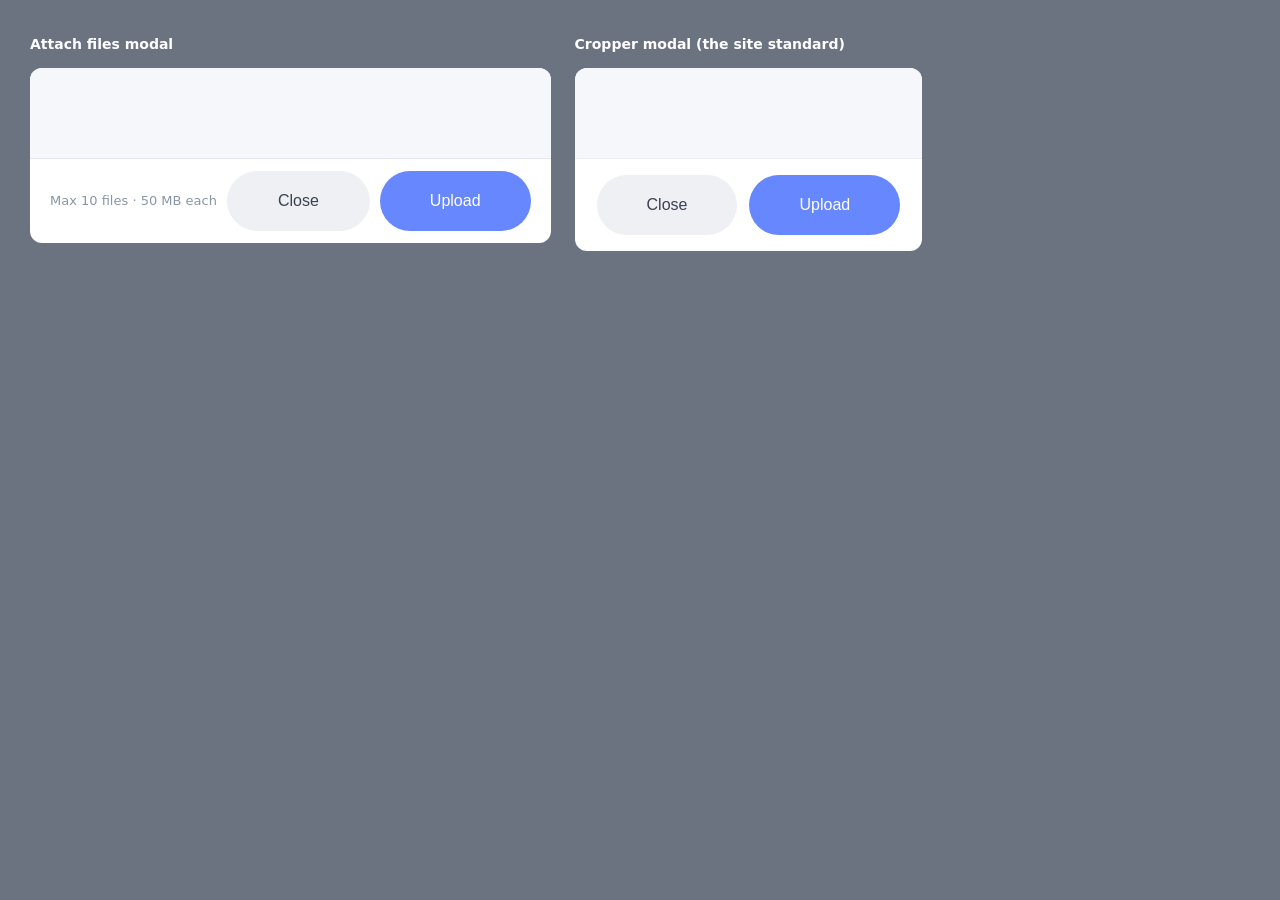
<file: button-consistency.html>
<!doctype html>
<!--
  The two modal footers side by side, against the REAL theme CSS (parent-style +
  dashboard), so the comparison is what the client actually sees — not my demo's
  stand-in styles. Both must now read as the same button.
-->
<html>
<head>
  <meta charset="utf-8">
  <link rel="stylesheet" href="theme/parent-style.css">
  <link rel="stylesheet" href="theme/dashboard.css">
  <link rel="stylesheet" href="assets/chat-uploader.css">
  <link rel="stylesheet" href="assets/pcu-avatar.css">
  <style>
    body { font-family: system-ui, sans-serif; background: #6b7280; margin: 0; padding: 30px; }
    .pair { display: flex; gap: 24px; align-items: flex-start; }
    .card { background: #fff; border-radius: 12px; overflow: hidden; flex: 1; }
    .cap { color: #fff; font-weight: 700; margin: 0 0 10px; font-size: 14px; }
    .body-stub { height: 90px; background: #f5f7fb; }
  </style>
  <style>/* the live site paints prolancer-btn with its brand colour, inline */
  .prolancer-btn{background:#6787FE;}
  .pcu-btn-close.prolancer-btn,.pcu-crop-close.prolancer-btn{background:#eef0f3;}</style>
</head>
<body>
  <div class="pair">
    <div>
      <p class="cap">Attach files modal</p>
      <div class="card">
        <div class="body-stub"></div>
        <!-- the real footer markup from pcu_attach_button() -->
        <div class="pcu-modal-footer">
          <span class="pcu-footer-hint">Max 10 files &middot; 50 MB each</span>
          <button type="button" class="pcu-btn-close prolancer-btn">Close</button>
          <button type="button" class="pcu-btn-upload prolancer-btn">
            <span class="pcu-btn-label">Upload</span>
          </button>
        </div>
      </div>
    </div>

    <div>
      <p class="cap">Cropper modal (the site standard)</p>
      <div class="card">
        <div class="body-stub"></div>
        <!-- the real footer markup from pcu_avatar_modal() -->
        <div class="pcu-crop-foot">
          <button type="button" class="pcu-crop-close prolancer-btn">Close</button>
          <button type="button" class="pcu-crop-save prolancer-btn">Upload</button>
        </div>
      </div>
    </div>
  </div>
</body>
</html>
</file>
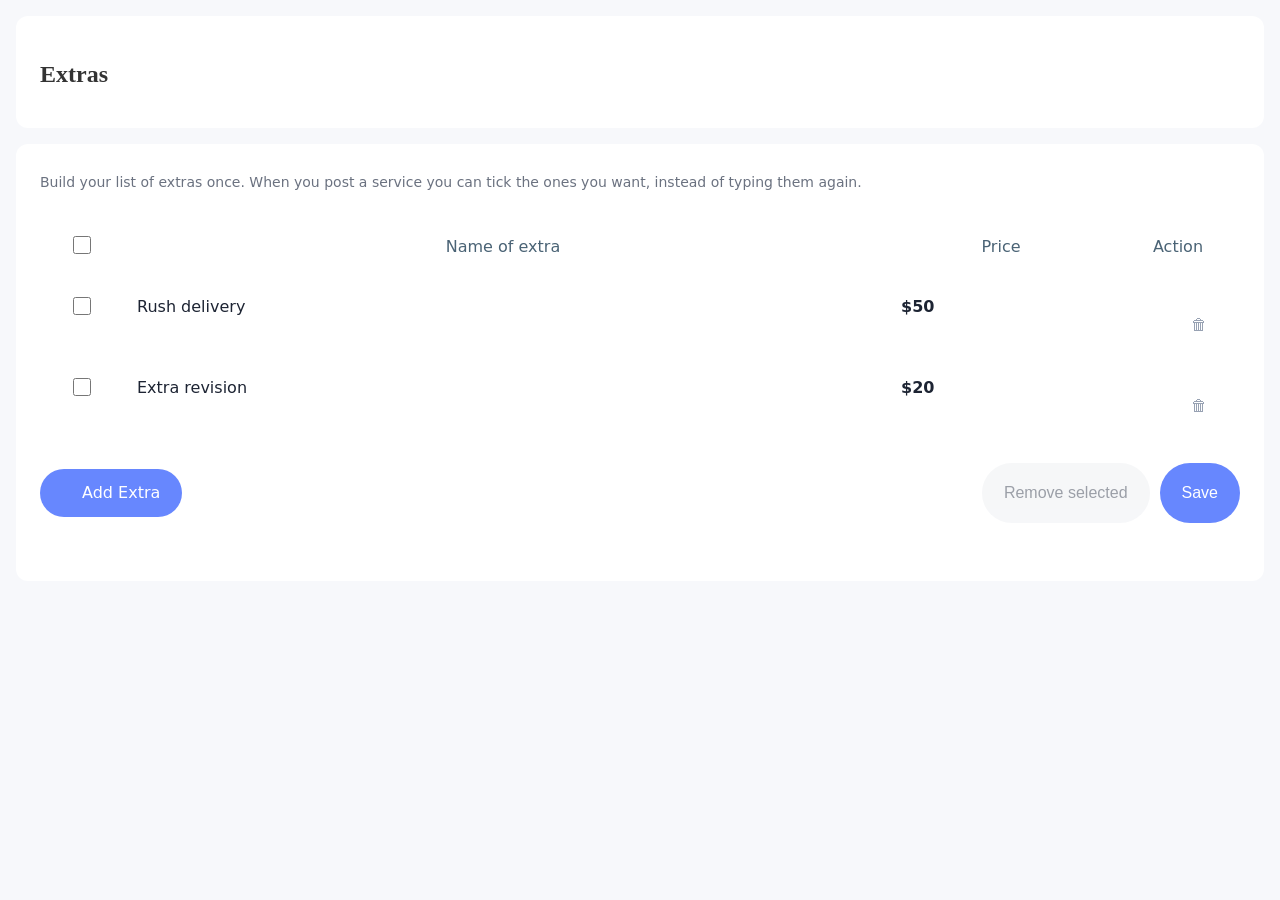
<file: library-extras.html>
<!doctype html><html><head><meta charset="utf-8">
<link rel="stylesheet" href="theme/parent-style.css">
<link rel="stylesheet" href="theme/dashboard.css">
<link rel="stylesheet" href="assets/pcu-library.css">
<style>body{font-family:system-ui;margin:0;background:#f7f8fb}
.white-padding{background:#fff;padding:24px;margin:16px;border-radius:12px}
.form-control{width:100%;padding:9px 12px;border:1px solid #dfe3ec;border-radius:8px;box-sizing:border-box}
.input-group{display:flex}.input-group-text{padding:9px 12px;background:#f1f3f7;border:1px solid #dfe3ec;border-right:0;border-radius:8px 0 0 8px}
.input-group .form-control{border-radius:0 8px 8px 0}
.prolancer-btn{display:inline-block;padding:10px 22px;background:#6787FE;color:#fff;border:0;border-radius:40px;cursor:pointer;text-decoration:none}
.fas,.fa{font-style:normal}.fa-trash::before{content:'\1F5D1'}
</style></head><body>
	<div class="white-padding mb-4">
		<h2 class="mb-0">
			Extras		</h2>
	</div>

	<div class="white-padding">
		<p class="pcu-lib-intro">
			Build your list of extras once. When you post a service you can tick the ones you want, instead of typing them again.		</p>

		<div class="pcu-lib" data-library="extras">
						<div class="table-responsive">
			<table class="prolancer-table">
				<thead>
					<tr>
						<th scope="col" class="pcu-lib-check">
														<input type="checkbox" class="pcu-lib-all"
								aria-label="Select all">
						</th>
						<th scope="col">Name of extra</th>
													<th scope="col" class="pcu-lib-price">Price</th>
												<th scope="col" class="pcu-lib-actions">Action</th>
					</tr>
				</thead>
				<tbody class="pcu-lib-rows">
																								<tr data-id="r1">
								<td class="pcu-lib-check">
									<input type="checkbox" class="pcu-lib-row-check"
										aria-label="Rush delivery">
								</td>
								<td>
									<div class="pcu-lib-view">
										<span class="pcu-lib-view-title">Rush delivery</span>
																			</div>

									<div class="pcu-lib-edit">
										<input type="text" class="form-control pcu-lib-title"
											value="Rush delivery"
											placeholder="Name of extra">
																			</div>
								</td>
																	<td class="pcu-lib-price">
										<div class="pcu-lib-view">
											<span class="pcu-lib-view-price">$50</span>
										</div>

										<div class="pcu-lib-edit">
											<div class="input-group">
												<span class="input-group-text">$</span>
												<input type="text" inputmode="decimal" data-num="1"
													class="form-control mb-0 pcu-lib-price-input"
													value="50"
													placeholder="Price">
											</div>
										</div>
									</td>
																<td class="pcu-lib-actions">
									<i class="fas fa-pen pcu-lib-edit-btn" role="button" tabindex="0"
										aria-label="Edit"></i>
									<i class="fas fa-trash pcu-lib-delete" role="button" tabindex="0"
										aria-label="Remove"></i>
								</td>
							</tr>
													<tr data-id="r2">
								<td class="pcu-lib-check">
									<input type="checkbox" class="pcu-lib-row-check"
										aria-label="Extra revision">
								</td>
								<td>
									<div class="pcu-lib-view">
										<span class="pcu-lib-view-title">Extra revision</span>
																			</div>

									<div class="pcu-lib-edit">
										<input type="text" class="form-control pcu-lib-title"
											value="Extra revision"
											placeholder="Name of extra">
																			</div>
								</td>
																	<td class="pcu-lib-price">
										<div class="pcu-lib-view">
											<span class="pcu-lib-view-price">$20</span>
										</div>

										<div class="pcu-lib-edit">
											<div class="input-group">
												<span class="input-group-text">$</span>
												<input type="text" inputmode="decimal" data-num="1"
													class="form-control mb-0 pcu-lib-price-input"
													value="20"
													placeholder="Price">
											</div>
										</div>
									</td>
																<td class="pcu-lib-actions">
									<i class="fas fa-pen pcu-lib-edit-btn" role="button" tabindex="0"
										aria-label="Edit"></i>
									<i class="fas fa-trash pcu-lib-delete" role="button" tabindex="0"
										aria-label="Remove"></i>
								</td>
							</tr>
															</tbody>
			</table>
			</div>

			<div class="pcu-lib-foot">
				<a href="#" class="pcu-lib-add prolancer-btn">
					<i class="fal fa-plus"></i>
					Add Extra				</a>

				<div class="pcu-lib-right">
					<button type="button" class="pcu-lib-remove prolancer-btn" disabled>
						Remove selected					</button>
					<button type="button" class="pcu-lib-save prolancer-btn">
						Save					</button>
				</div>
			</div>

			<p class="pcu-lib-status" role="status"></p>
		</div>
	</div>
	<script>window.PCU_LIB = {ajaxUrl:'/lib-stub', nonce:'x', currency:'$',
  extras: [{"id":"r1","title":"Rush delivery","price":"50"},{"id":"r2","title":"Extra revision","price":"20"}], faqs: [{"id":"f1","title":"Do you offer refunds?","description":"Yes, within 14 days."}]};
window.fetch = function(u,o){ window.__saved = o.body.toString();
  var rows = JSON.parse(new URLSearchParams(o.body).get('rows'));
  return Promise.resolve({json:function(){return Promise.resolve({success:true,data:{message:'Saved.',rows:rows}});}}); };
</script>
<script src="assets/pcu-service-form.js"></script>
<script src="assets/pcu-library.js"></script>
</body></html>
</file>
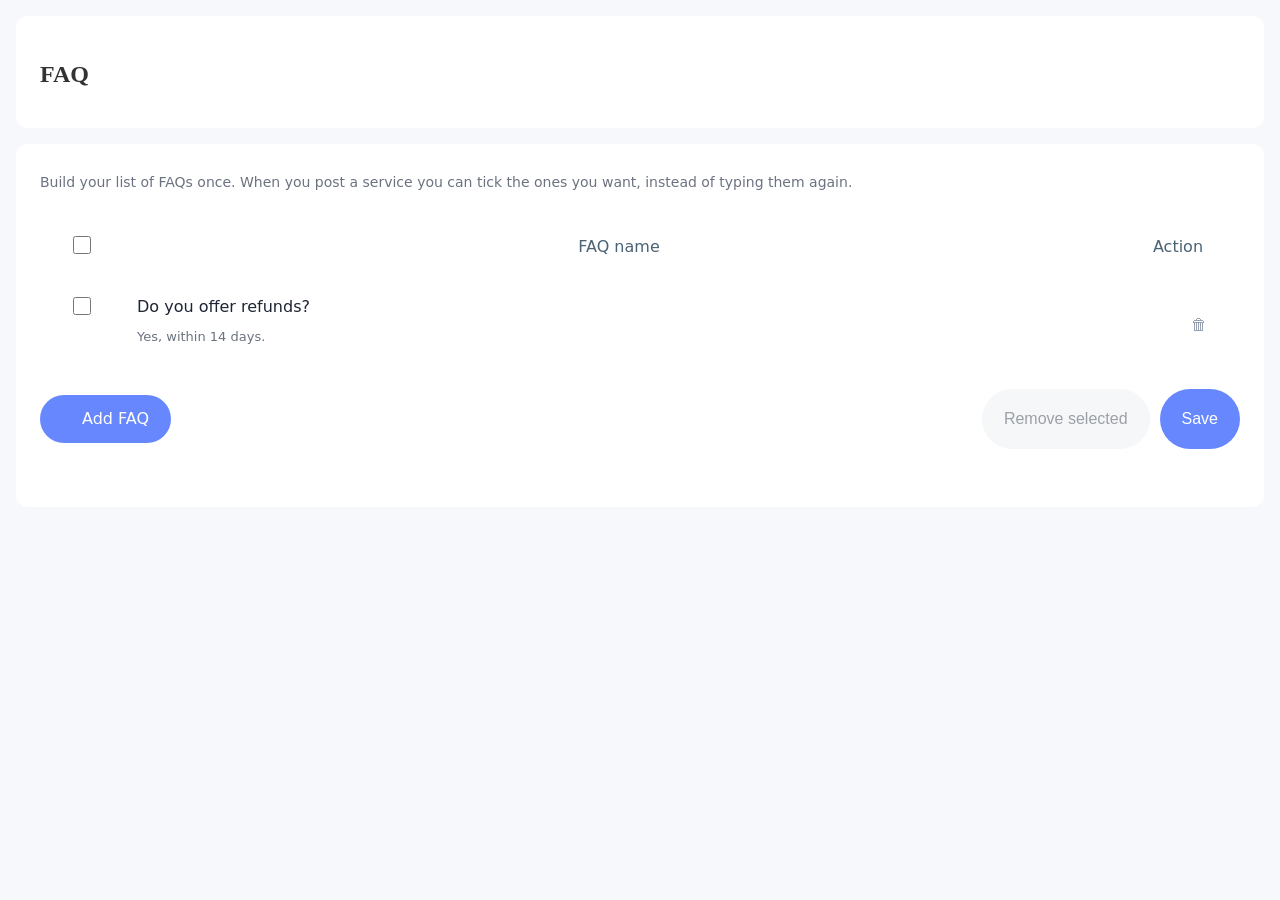
<file: library-faqs.html>
<!doctype html><html><head><meta charset="utf-8">
<link rel="stylesheet" href="theme/parent-style.css">
<link rel="stylesheet" href="theme/dashboard.css">
<link rel="stylesheet" href="assets/pcu-library.css">
<style>body{font-family:system-ui;margin:0;background:#f7f8fb}
.white-padding{background:#fff;padding:24px;margin:16px;border-radius:12px}
.form-control{width:100%;padding:9px 12px;border:1px solid #dfe3ec;border-radius:8px;box-sizing:border-box}
.input-group{display:flex}.input-group-text{padding:9px 12px;background:#f1f3f7;border:1px solid #dfe3ec;border-right:0;border-radius:8px 0 0 8px}
.input-group .form-control{border-radius:0 8px 8px 0}
.prolancer-btn{display:inline-block;padding:10px 22px;background:#6787FE;color:#fff;border:0;border-radius:40px;cursor:pointer;text-decoration:none}
.fas,.fa{font-style:normal}.fa-trash::before{content:'\1F5D1'}
</style></head><body>
	<div class="white-padding mb-4">
		<h2 class="mb-0">
			FAQ		</h2>
	</div>

	<div class="white-padding">
		<p class="pcu-lib-intro">
			Build your list of FAQs once. When you post a service you can tick the ones you want, instead of typing them again.		</p>

		<div class="pcu-lib" data-library="faqs">
						<div class="table-responsive">
			<table class="prolancer-table">
				<thead>
					<tr>
						<th scope="col" class="pcu-lib-check">
														<input type="checkbox" class="pcu-lib-all"
								aria-label="Select all">
						</th>
						<th scope="col">FAQ name</th>
												<th scope="col" class="pcu-lib-actions">Action</th>
					</tr>
				</thead>
				<tbody class="pcu-lib-rows">
																								<tr data-id="f1">
								<td class="pcu-lib-check">
									<input type="checkbox" class="pcu-lib-row-check"
										aria-label="Do you offer refunds?">
								</td>
								<td>
									<div class="pcu-lib-view">
										<span class="pcu-lib-view-title">Do you offer refunds?</span>
																					<span class="pcu-lib-view-desc">Yes, within 14 days.</span>
																			</div>

									<div class="pcu-lib-edit">
										<input type="text" class="form-control pcu-lib-title"
											value="Do you offer refunds?"
											placeholder="FAQ name">
																					<textarea class="form-control pcu-lib-desc"
												placeholder="Answer">Yes, within 14 days.</textarea>
																			</div>
								</td>
																<td class="pcu-lib-actions">
									<i class="fas fa-pen pcu-lib-edit-btn" role="button" tabindex="0"
										aria-label="Edit"></i>
									<i class="fas fa-trash pcu-lib-delete" role="button" tabindex="0"
										aria-label="Remove"></i>
								</td>
							</tr>
															</tbody>
			</table>
			</div>

			<div class="pcu-lib-foot">
				<a href="#" class="pcu-lib-add prolancer-btn">
					<i class="fal fa-plus"></i>
					Add FAQ				</a>

				<div class="pcu-lib-right">
					<button type="button" class="pcu-lib-remove prolancer-btn" disabled>
						Remove selected					</button>
					<button type="button" class="pcu-lib-save prolancer-btn">
						Save					</button>
				</div>
			</div>

			<p class="pcu-lib-status" role="status"></p>
		</div>
	</div>
	<script>window.PCU_LIB = {ajaxUrl:'/lib-stub', nonce:'x', currency:'$',
  extras: [{"id":"r1","title":"Rush delivery","price":"50"},{"id":"r2","title":"Extra revision","price":"20"}], faqs: [{"id":"f1","title":"Do you offer refunds?","description":"Yes, within 14 days."}]};
window.fetch = function(u,o){ window.__saved = o.body.toString();
  var rows = JSON.parse(new URLSearchParams(o.body).get('rows'));
  return Promise.resolve({json:function(){return Promise.resolve({success:true,data:{message:'Saved.',rows:rows}});}}); };
</script>
<script src="assets/pcu-service-form.js"></script>
<script src="assets/pcu-library.js"></script>
</body></html>
</file>
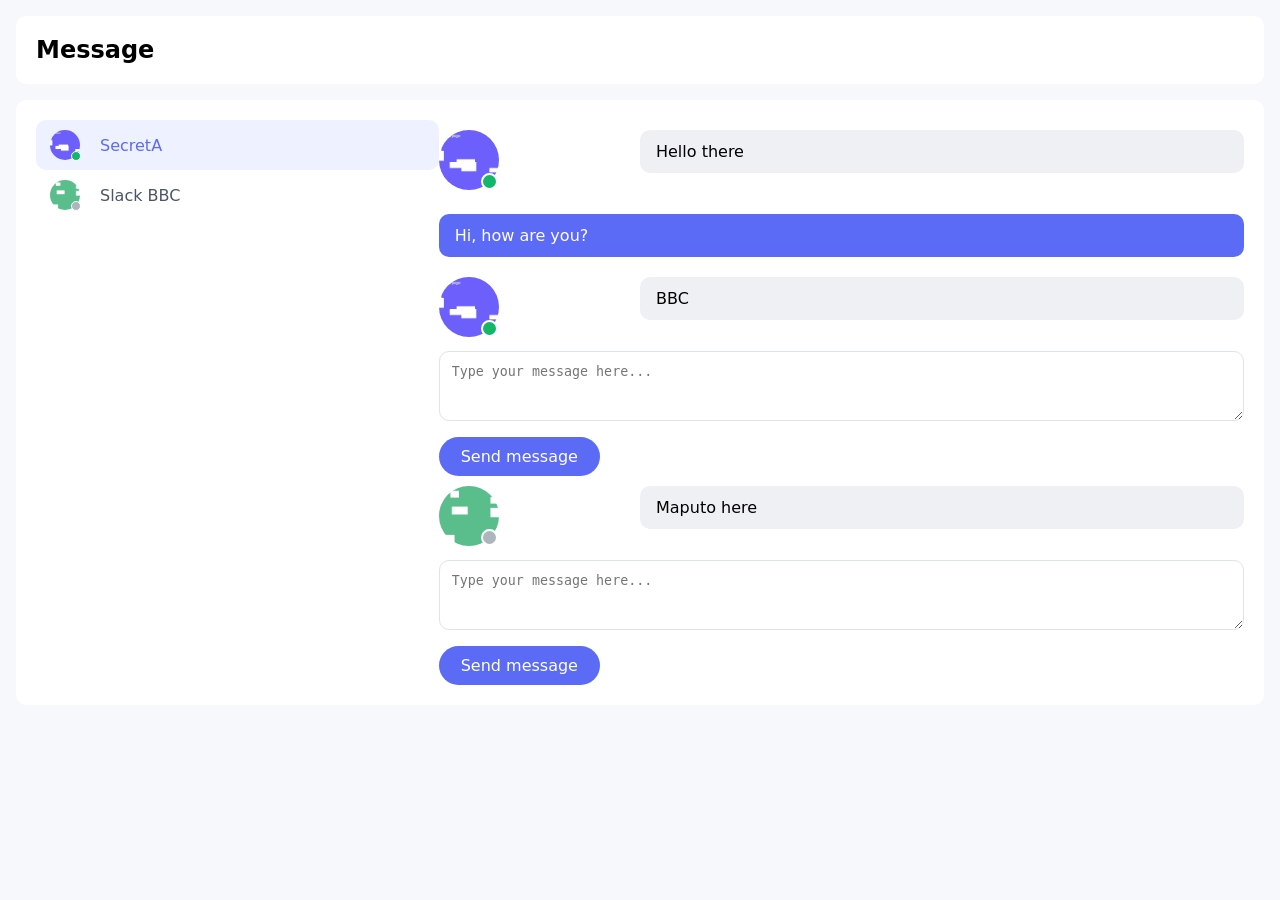
<file: message-page.html>
<!doctype html>
<!--
  A faithful copy of the plugin's Messages page markup (message.php) AFTER my
  template edits: avatars with no profile-page link, own messages carry
  .message_sender. Used to verify the dot / tooltip / Enter-to-send / own-avatar
  hidden, since I cannot log into the live dashboard.
-->
<html>
<head>
  <meta charset="utf-8">
  <link rel="stylesheet" href="assets/chat-uploader.css">
  <style>
    /* Just enough of the theme to reproduce the layout. */
    body { font-family: system-ui, sans-serif; margin: 0; background: #f7f8fb; }
    .white-padding { background: #fff; padding: 20px; margin: 16px; border-radius: 10px; }
    .row { display: flex; flex-wrap: wrap; }
    .col-md-4 { flex: 0 0 33.333%; max-width: 33.333%; }
    .col-md-8 { flex: 0 0 66.667%; max-width: 66.667%; }
    .col-2 { flex: 0 0 16.6%; max-width: 16.6%; }
    .col-3 { flex: 0 0 25%; max-width: 25%; }
    .col-9 { flex: 0 0 75%; max-width: 75%; }
    .col-10 { flex: 0 0 83%; max-width: 83%; }
    .chat-list img, .nav-link img { border-radius: 50%; width: 60px; height: 60px; object-fit: cover; }
    .nav-link img { width: 30px; height: 30px; margin-right: 10px; }  /* the theme's spacing — this is what broke the dot */
    .nav-link { display: block; padding: 10px 14px; border-radius: 10px; text-decoration: none; color: #4a5568; }
    .nav-link.active { background: #eef1ff; color: #5b6bf5; }
    .chat-list { padding: 10px 0; }
    .chat-list .col-9 p { background: #eef0f3; padding: 12px 16px; border-radius: 10px; margin: 0; }
    .message_sender .col-9 p { background: #5b6bf5; color: #fff; }
    .text-end { text-align: right; }
    textarea { width: 100%; min-height: 70px; border: 1px solid #dfe3ec; border-radius: 10px; padding: 12px; box-sizing: border-box; }
    .prolancer-btn { display: inline-block; margin-top: 12px; padding: 10px 22px; background: #5b6bf5; color: #fff; border-radius: 40px; text-decoration: none; }
    .d-flex { display: flex; } .align-items-center { align-items: center; }
    .d-flex > span:last-child { margin-left: 10px; }
  </style>
</head>
<body>
  <div class="white-padding"><h2 style="margin:0">Message</h2></div>

  <div class="white-padding">
    <div class="row message-box">
      <div class="col-md-4">
        <div class="message-box-sidebar">
          <div class="nav nav-tabs">
            <a href="#" class="nav-link active" data-bs-toggle="pill" data-bs-target="#chat-0-tab" role="tab">
              <span class="d-flex align-items-center">
                <img src="fixtures/mockup-homepage.png" alt="">
                <span>SecretA</span>
              </span>
            </a>
            <a href="#" class="nav-link" data-bs-toggle="pill" data-bs-target="#chat-1-tab" role="tab">
              <span class="d-flex align-items-center">
                <img src="fixtures/wireframe.png" alt="">
                <span>Slack BBC</span>
              </span>
            </a>
          </div>
        </div>
      </div>

      <div class="col-md-8">
        <div class="tab-content">
          <!-- conversation 0 -->
          <div class="tab-pane fade show active" id="chat-0-tab">
            <div class="chat-box">
              <!-- received: avatar, NO link -->
              <div class="chat-list">
                <div class="row">
                  <div class="col-3"><img src="fixtures/mockup-homepage.png" alt=""></div>
                  <div class="col-9"><p>Hello there</p></div>
                </div>
              </div>
              <!-- sent by me: own avatar column present in source, hidden by CSS -->
              <div class="chat-list message_sender">
                <div class="row">
                  <div class="col-9"><p>Hi, how are you?</p></div>
                  <div class="col-3 text-end"><img src="fixtures/wireframe.png" alt=""></div>
                </div>
              </div>
              <div class="chat-list">
                <div class="row">
                  <div class="col-3"><img src="fixtures/mockup-homepage.png" alt=""></div>
                  <div class="col-9"><p>BBC</p></div>
                </div>
              </div>
            </div>
            <form id="reply-message-form">
              <div class="row">
                <div class="col-2 text-center">
                  <img src="fixtures/wireframe.png" alt="">
                </div>
                <div class="col-10">
                  <textarea name="message" placeholder="Type your message here..."></textarea>
                  <a href="#" class="send-message prolancer-btn" data-sender-id="1" data-receiver-id="42">Send message</a>
                </div>
              </div>
            </form>
          </div>

          <!-- conversation 1 (hidden tab) -->
          <div class="tab-pane fade" id="chat-1-tab">
            <div class="chat-box">
              <div class="chat-list">
                <div class="row">
                  <div class="col-3"><img src="fixtures/wireframe.png" alt=""></div>
                  <div class="col-9"><p>Maputo here</p></div>
                </div>
              </div>
            </div>
            <form id="reply-message-form">
              <div class="row">
                <div class="col-2 text-center"><img src="fixtures/wireframe.png" alt=""></div>
                <div class="col-10">
                  <textarea name="message" placeholder="Type your message here..."></textarea>
                  <a href="#" class="send-message prolancer-btn" data-sender-id="1" data-receiver-id="77">Send message</a>
                </div>
              </div>
            </form>
          </div>
        </div>
      </div>
    </div>
  </div>

  <script>
    // Stand in for wp_localize_script + the presence endpoint.
    window.PCU_CHAT = { ajaxUrl: '/presence-stub', nonce: 'x', everyMs: 999999 };
    // 42 is online, 77 is offline.
    window.fetch = function (url, opts) {
      var body = opts && opts.body ? opts.body.toString() : '';
      var ids = (body.match(/profile_ids=([^&]*)/) || [])[1] || '';
      ids = decodeURIComponent(ids).split(',').filter(Boolean);
      var online = {}; ids.forEach(function (id) { online[id] = (id === '42'); });
      return Promise.resolve({ json: function () { return Promise.resolve({ success: true, data: { online: online } }); } });
    };
    // The send button just appends a bubble, like the real handler.
    document.addEventListener('click', function (e) {
      var b = e.target.closest('.send-message'); if (!b) return;
      e.preventDefault();
      var form = b.closest('form'); var ta = form.querySelector('textarea');
      if (!ta.value.trim()) return;
      var box = b.closest('.tab-pane').querySelector('.chat-box');
      var d = document.createElement('div'); d.className = 'chat-list message_sender';
      d.innerHTML = '<div class="row"><div class="col-9"><p>' + ta.value.replace(/</g,'&lt;') + '</p></div><div class="col-3 text-end"><img src="fixtures/wireframe.png"></div></div>';
      box.appendChild(d); ta.value = '';
      document.dispatchEvent(new CustomEvent('pcu:appended'));
    });
  </script>
  <script src="assets/chat-extras.js"></script>
</body>
</html>
</file>
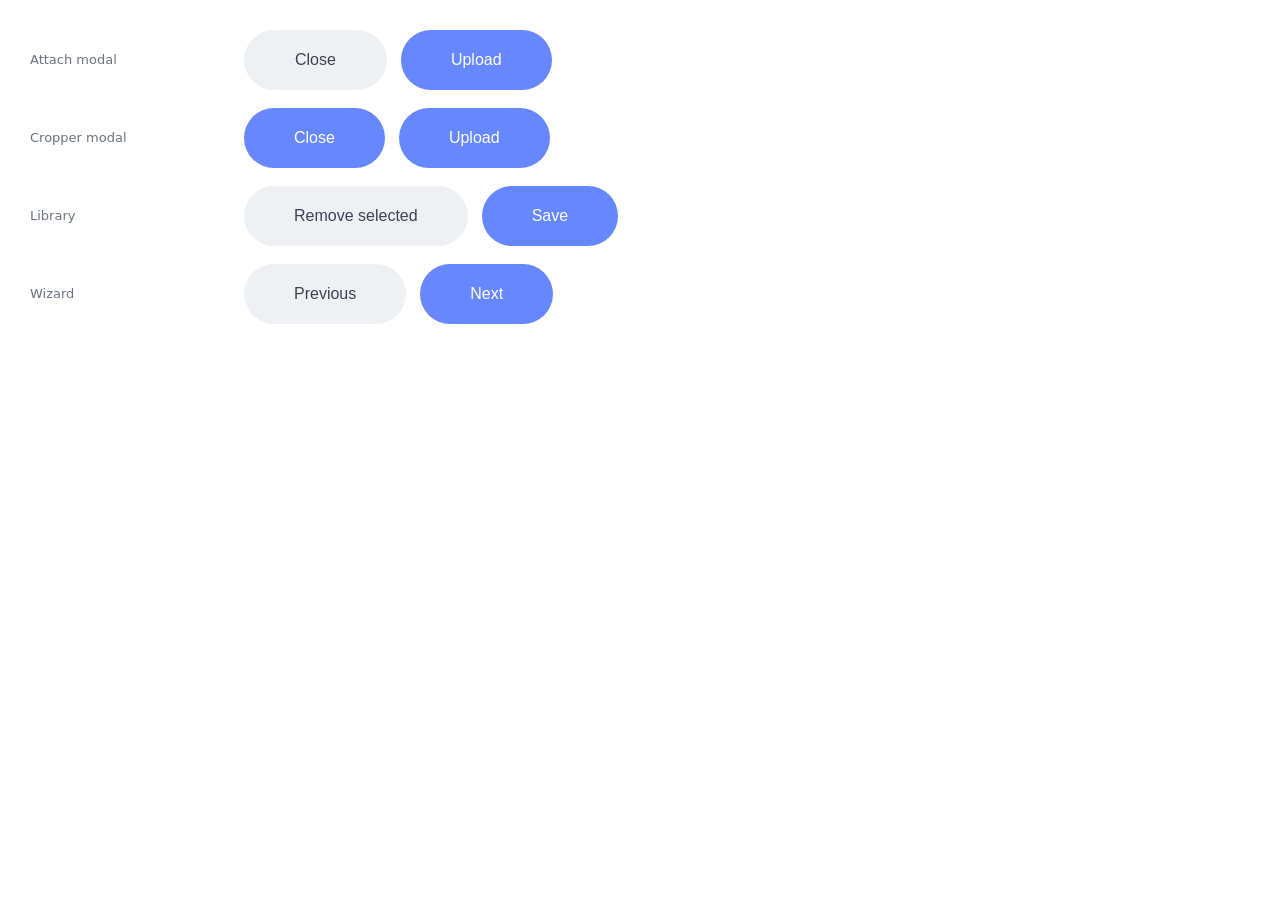
<file: quiet-buttons.html>
<!doctype html>
<!-- All four "quiet" buttons, against the REAL theme CSS *and* the site's inline
     brand rule for .prolancer-btn — which is what beat them. -->
<html><head><meta charset="utf-8">
<link rel="stylesheet" href="theme/parent-style.css">
<link rel="stylesheet" href="theme/dashboard.css">
<link rel="stylesheet" href="assets/chat-uploader.css">
<link rel="stylesheet" href="assets/pcu-avatar.css">
<link rel="stylesheet" href="assets/pcu-library.css">
<link rel="stylesheet" href="assets/pcu-wizard.css">
<style>
  /* The site prints this INLINE in the head — after every enqueued sheet.
     This is the rule that turned the quiet buttons blue. */
  .prolancer-btn{background:#6787FE;}
  body{font-family:system-ui;background:#fff;padding:30px}
  .pair{display:flex;gap:14px;align-items:center;margin-bottom:18px}
  .lbl{width:200px;color:#6b7280;font-size:13px}
</style>
</head><body>
  <div class="pair"><span class="lbl">Attach modal</span>
    <button class="pcu-btn-close prolancer-btn">Close</button>
    <button class="pcu-btn-upload prolancer-btn">Upload</button></div>
  <div class="pair"><span class="lbl">Cropper modal</span>
    <button class="pcu-crop-close prolancer-btn">Close</button>
    <button class="pcu-crop-save prolancer-btn">Upload</button></div>
  <div class="pcu-crop-foot" style="display:none"></div>
  <div class="pair"><span class="lbl">Library</span>
    <button class="pcu-lib-remove prolancer-btn">Remove selected</button>
    <button class="pcu-lib-save prolancer-btn">Save</button></div>
  <div class="pair"><span class="lbl">Wizard</span>
    <button class="pcu-wiz-prev prolancer-btn">Previous</button>
    <button class="pcu-wiz-next prolancer-btn">Next</button></div>
</body></html>
</file>
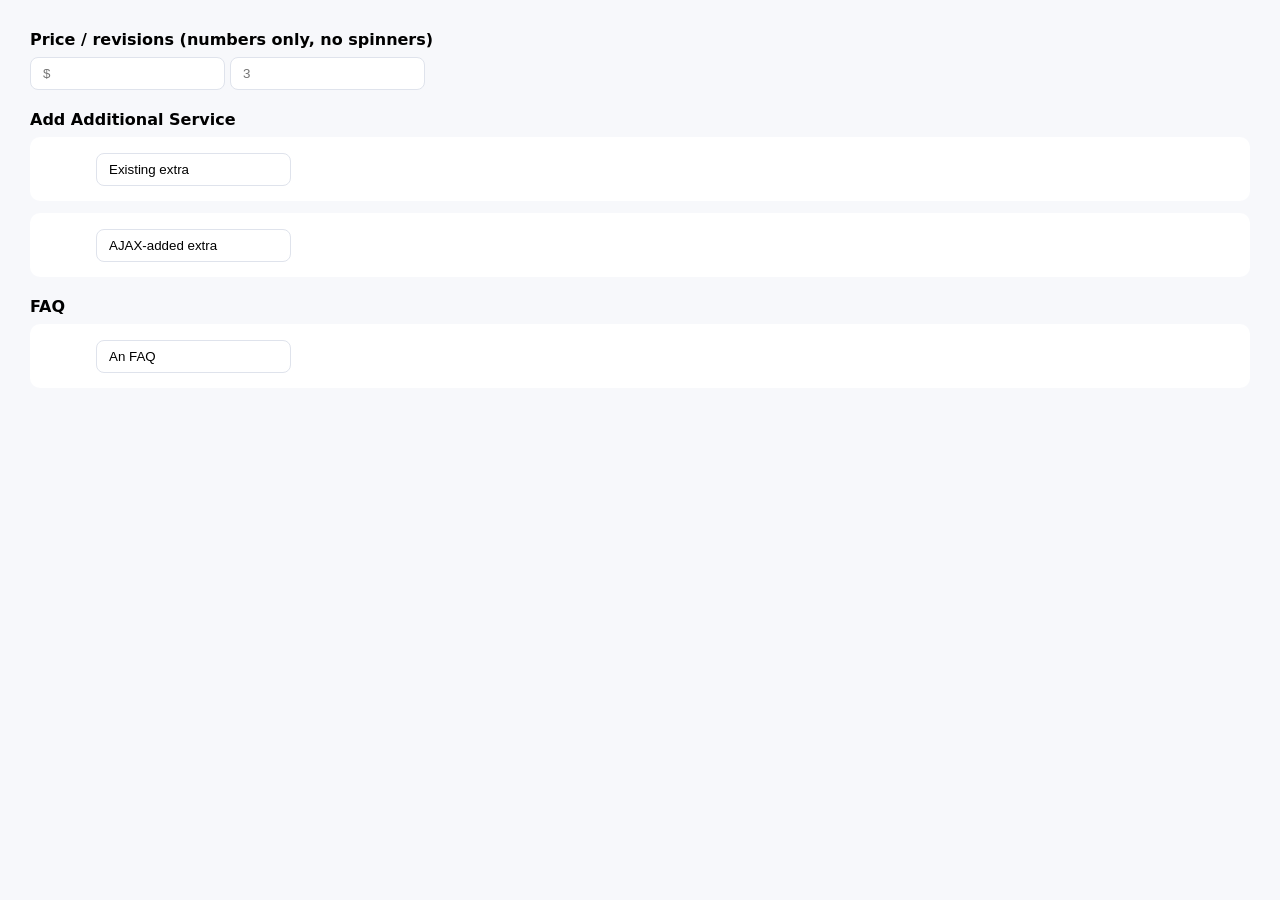
<file: service-form.html>
<!doctype html>
<!--
  Create Service form, shaped like the patched template: numeric fields carry
  data-num (type=text, so no spinners), the Additional Service block carries the
  plugin's dashicons trash, the FAQ block carries Font Awesome's. Both deletes
  must work and look the same.
-->
<html>
<head>
  <meta charset="utf-8">
  <link rel="stylesheet" href="assets/pcu-service-form.css">
  <style>
    body { font-family: system-ui, sans-serif; margin: 30px; background:#f7f8fb; }
    .row { display:flex; gap:10px; align-items:center; margin-bottom:12px; background:#fff; padding:12px; border-radius:10px; }
    .col-sm-1 { flex:0 0 44px; text-align:center; }
    .col-sm-10 { flex:1; }
    input { padding:8px 12px; border:1px solid #dfe3ec; border-radius:8px; }
    h4 { margin: 20px 0 8px; }
  </style>
</head>
<body>
  <h4>Price / revisions (numbers only, no spinners)</h4>
  <input type="text" inputmode="decimal" data-num="1" name="package_price[]" placeholder="$" id="price">
  <input type="text" inputmode="decimal" data-num="1" name="package_revision[]" placeholder="3" id="rev">

  <h4>Add Additional Service</h4>
  <div class="additional-services">
    <!-- server-rendered block: Font Awesome (works today) -->
    <div class="row" id="extra-fa">
      <div class="col-sm-1"><i class="fa fa-bars"></i></div>
      <div class="col-sm-10"><input type="text" value="Existing extra"></div>
      <div class="col-sm-1"><i class="fas fa-trash"></i></div>
    </div>
    <!-- the block the plugin's AJAX returns: dashicons (invisible on front end) -->
    <div class="row" id="extra-dash">
      <div class="col-sm-1"><i class="dashicons dashicons-menu"></i></div>
      <div class="col-sm-10"><input type="text" value="AJAX-added extra"></div>
      <div class="col-sm-1"><i class="dashicons dashicons-trash"></i></div>
    </div>
  </div>

  <h4>FAQ</h4>
  <div class="faqs">
    <div class="row" id="faq-1">
      <div class="col-sm-1"><i class="fa fa-bars"></i></div>
      <div class="col-sm-10"><input type="text" value="An FAQ"></div>
      <div class="col-sm-1"><i class="fas fa-trash"></i></div>
    </div>
  </div>

  <script src="assets/pcu-service-form.js"></script>
</body>
</html>
</file>
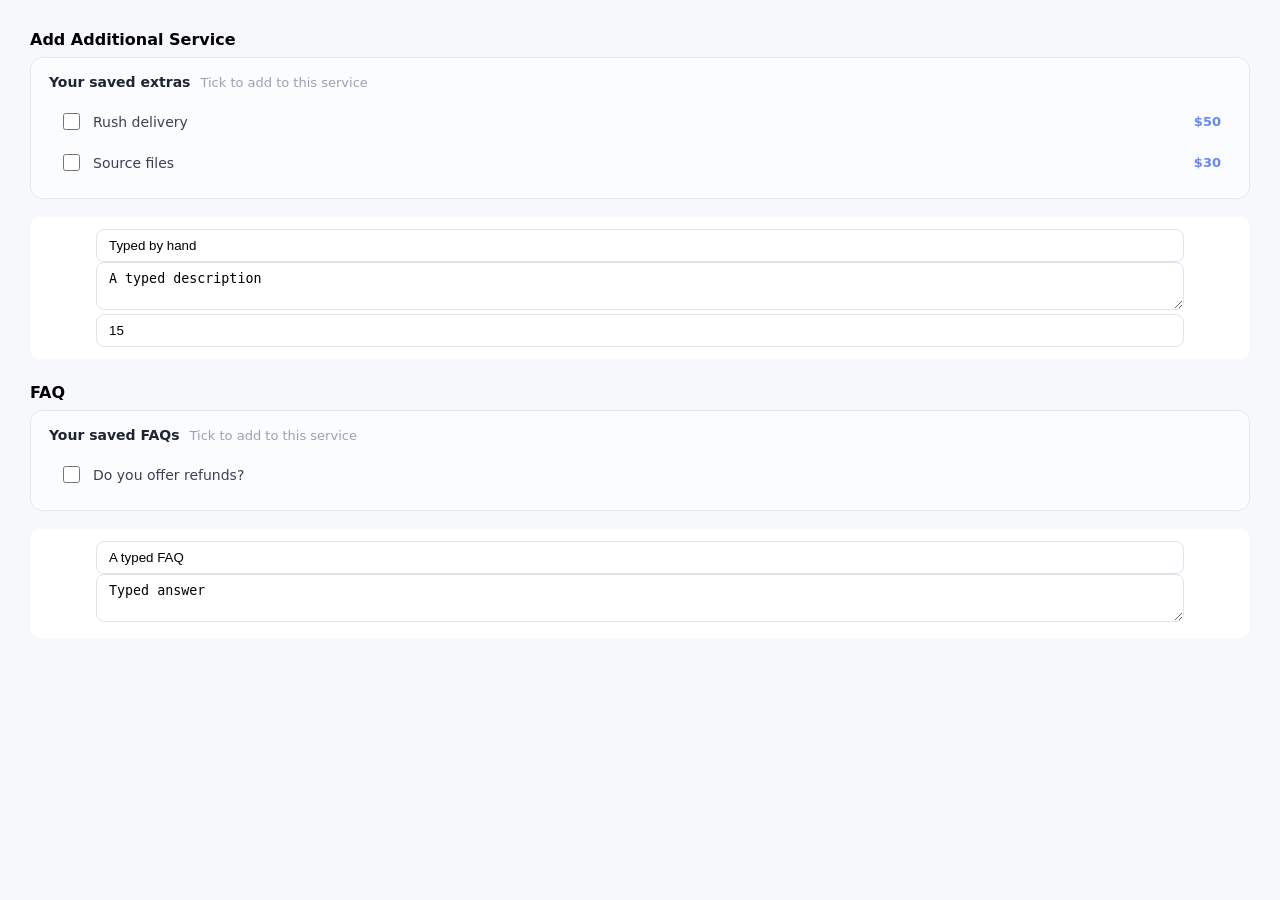
<file: service-picker.html>
<!doctype html>
<!--
  Create Service, shaped like the real form: an .additional-services container
  and a .faqs container, each with one hand-typed block already in it. The
  library picker is injected above each. Ticking must NOT open a block — it must
  add hidden fields that serialise exactly like a typed one.
-->
<html>
<head>
  <meta charset="utf-8">
  <link rel="stylesheet" href="assets/pcu-library.css">
  <style>
    body { font-family: system-ui, sans-serif; margin: 30px; background: #f7f8fb; }
    .row { display: flex; gap: 10px; align-items: center; background: #fff; padding: 12px; border-radius: 10px; margin-bottom: 12px; }
    .col-sm-1 { flex: 0 0 44px; text-align: center; }
    .col-sm-10 { flex: 1; }
    input, textarea { width: 100%; padding: 8px 12px; border: 1px solid #dfe3ec; border-radius: 8px; box-sizing: border-box; }
    h4 { margin: 24px 0 8px; }
  </style>
</head>
<body>
  <form id="create-service-form">
    <h4>Add Additional Service</h4>
    <div class="additional-services">
      <div class="row">
        <div class="col-sm-1"><i class="fa fa-bars"></i></div>
        <div class="col-sm-10">
          <input type="text" name="additional_service_title[]" value="Typed by hand">
          <textarea name="additional_service_description[]">A typed description</textarea>
          <input type="text" data-num="1" name="additional_service_price[]" value="15">
        </div>
        <div class="col-sm-1"><i class="fas fa-trash"></i></div>
      </div>
    </div>

    <h4>FAQ</h4>
    <div class="faqs">
      <div class="row">
        <div class="col-sm-1"><i class="fa fa-bars"></i></div>
        <div class="col-sm-10">
          <input type="text" name="faq_title[]" value="A typed FAQ">
          <textarea name="faq_description[]">Typed answer</textarea>
        </div>
        <div class="col-sm-1"><i class="fas fa-trash"></i></div>
      </div>
    </div>
  </form>

  <script>
    window.PCU_LIB = {
      ajaxUrl: '/stub', nonce: 'x', currency: '$',
      extras: [
        { id: 'e1', title: 'Rush delivery', description: 'Done in 24h', price: '50' },
        { id: 'e2', title: 'Source files',  description: 'PSD + AI',    price: '30' }
      ],
      faqs: [
        { id: 'f1', title: 'Do you offer refunds?', description: 'Yes, within 14 days.' }
      ]
    };
  </script>
  <script src="assets/pcu-service-form.js"></script>
  <script src="assets/pcu-library.js"></script>
</body>
</html>
</file>
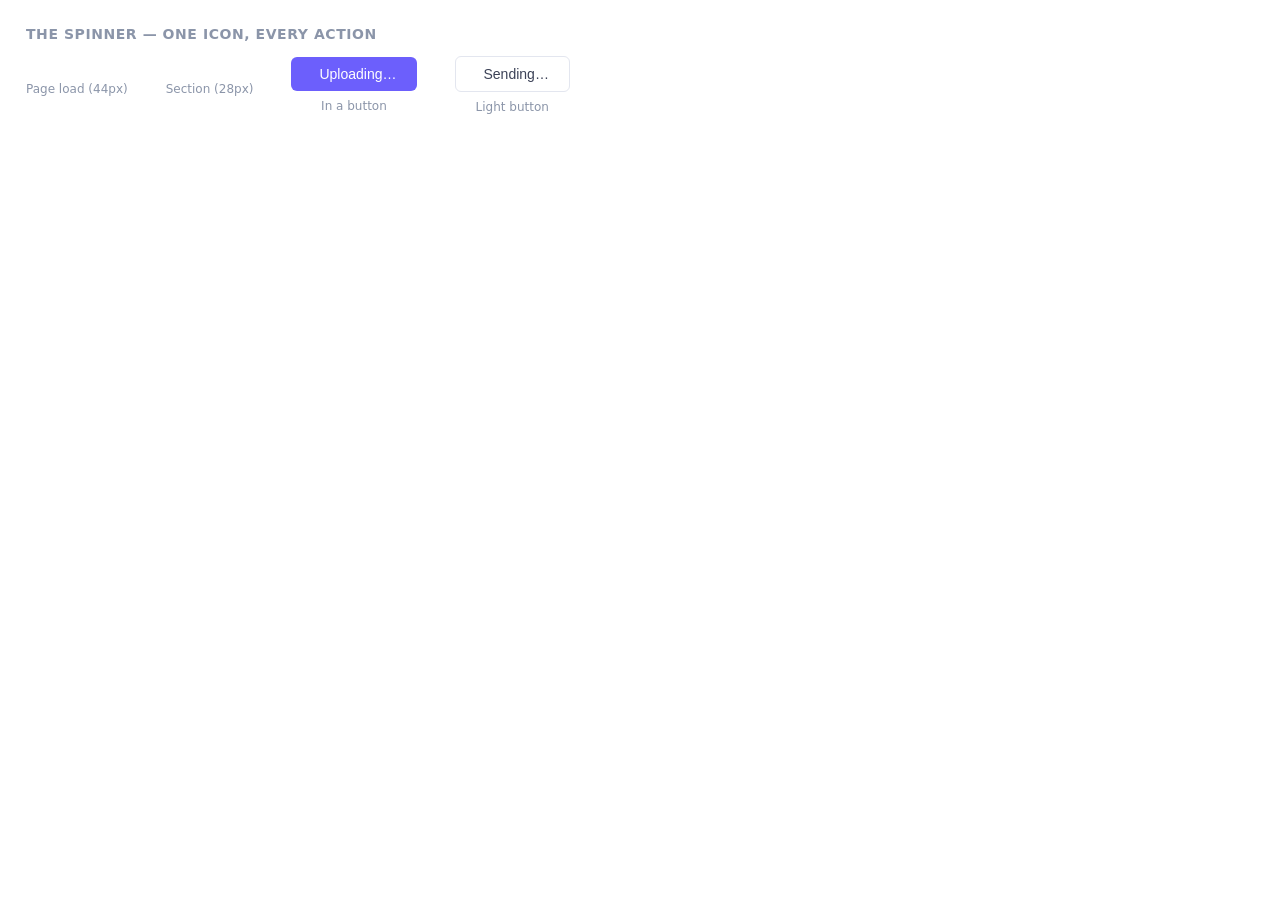
<file: spinner-preview.html>
<!DOCTYPE html><html><head><meta charset="utf-8">
<link rel="stylesheet" href="assets/chat-uploader.css">
<style>
 body{font-family:system-ui,sans-serif;background:#fff;margin:0;padding:26px;color:#3c4257}
 h3{font-size:14px;margin:0 0 14px;color:#8b95a9;font-weight:600;letter-spacing:.04em;text-transform:uppercase}
 .row{display:flex;align-items:center;gap:38px;margin-bottom:30px}
 .cell{text-align:center}
 .cell small{display:block;margin-top:8px;color:#8b95a9;font-size:12px}
 .btn{background:#6c5ffc;border:none;color:#fff;border-radius:6px;padding:9px 20px;
      display:inline-flex;align-items:center;gap:8px;font-size:14px}
 .btnw{background:#fff;border:1px solid #e3e6ef;color:#3c4257;border-radius:6px;padding:9px 20px;
      display:inline-flex;align-items:center;gap:8px;font-size:14px}
 .scrollbox{width:290px;height:150px;overflow-y:auto;border:1px solid #e3e6ef;
      border-radius:8px;padding:12px;font-size:13px;line-height:1.7}
</style></head><body>
<h3>The spinner — one icon, every action</h3>
<div class="row">
  <div class="cell"><span class="pcu-spinner pcu-spinner-lg"></span><small>Page load (44px)</small></div>
  <div class="cell"><span class="pcu-spinner" style="--pcu-spinner-size:28px"></span><small>Section (28px)</small></div>
  <div class="cell"><button class="btn"><span class="pcu-spinner"></span> Uploading…</button><small>In a button</small></div>
  <div class="cell"><button class="btnw"><span class="pcu-spinner"></span> Sending…</button><small>Light button</small></div>
</div>
</body></html>
</file>
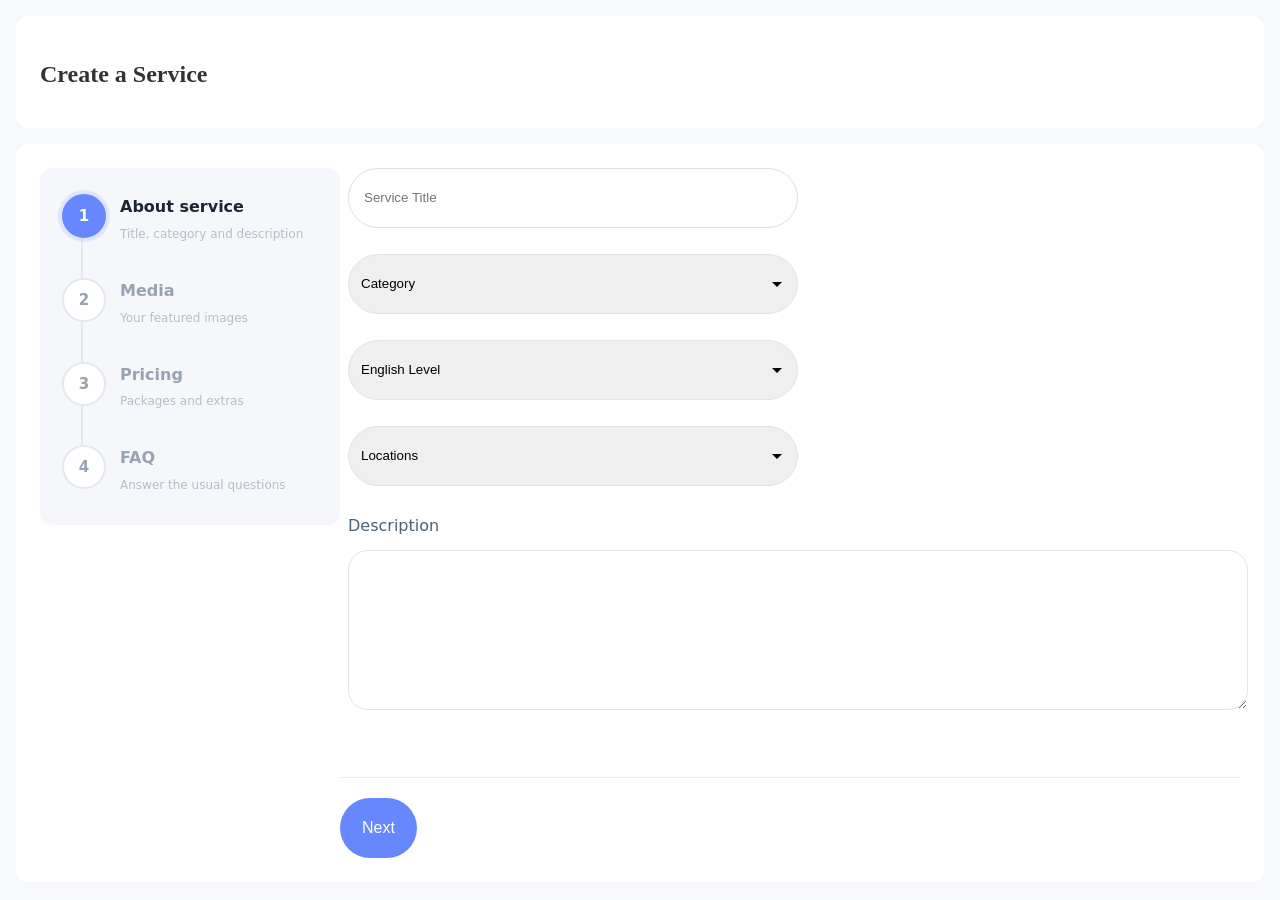
<file: wizard.html>
<!doctype html><html><head><meta charset="utf-8">
<link rel="stylesheet" href="theme/parent-style.css">
<link rel="stylesheet" href="theme/dashboard.css">
<link rel="stylesheet" href="assets/pcu-service-form.css">
<link rel="stylesheet" href="assets/pcu-wizard.css">
<style>body{font-family:system-ui;background:#f7f8fb;margin:0}
.white-padding{background:#fff;padding:24px;margin:16px;border-radius:12px}
.row{display:flex;flex-wrap:wrap}
.col-12{flex:0 0 100%;max-width:100%}
.col-lg-3{flex:0 0 25%;max-width:25%}
.col-lg-9{flex:0 0 75%;max-width:75%}
.offset-lg-3{margin-left:25%}
.col-md-6{flex:0 0 50%;max-width:50%;padding:0 8px}
.col-md-12{flex:0 0 100%;max-width:100%;padding:0 8px}
.form-control,.form-select{width:100%;padding:9px 12px;border:1px solid #dfe3ec;border-radius:8px;box-sizing:border-box;margin-bottom:10px}
.prolancer-btn{display:inline-block;padding:10px 22px;background:#6787FE;color:#fff;border:0;border-radius:40px;cursor:pointer;text-decoration:none}
.mb-4{margin-bottom:16px}.mb-5{margin-bottom:24px}
</style></head><body>

<div class="white-padding mb-4">
    <h2 class="mb-0">Create a Service</h2>
</div>


<!-- Rest of your code remains exactly the same -->
<div class="white-padding">
    <form id="create-service-form" enctype="multipart/form-data">
        <div class="row">
            	<div class="pcu-wizard-nav col-12 col-lg-3">
		<ol class="pcu-steps">
							<li class="pcu-step-item is-current"
					data-goto="1">
					<span class="pcu-step-num">1</span>
					<span class="pcu-step-text">
						<span class="pcu-step-title">About service</span>
						<span class="pcu-step-hint">Title, category and description</span>
					</span>
				</li>
							<li class="pcu-step-item"
					data-goto="2">
					<span class="pcu-step-num">2</span>
					<span class="pcu-step-text">
						<span class="pcu-step-title">Media</span>
						<span class="pcu-step-hint">Your featured images</span>
					</span>
				</li>
							<li class="pcu-step-item"
					data-goto="3">
					<span class="pcu-step-num">3</span>
					<span class="pcu-step-text">
						<span class="pcu-step-title">Pricing</span>
						<span class="pcu-step-hint">Packages and extras</span>
					</span>
				</li>
							<li class="pcu-step-item"
					data-goto="4">
					<span class="pcu-step-num">4</span>
					<span class="pcu-step-text">
						<span class="pcu-step-title">FAQ</span>
						<span class="pcu-step-hint">Answer the usual questions</span>
					</span>
				</li>
					</ol>
	</div>
	            <div class="pcu-step col-12 col-lg-9" data-step="1" data-title="About service">
              <div class="row">
            <div class="col-md-6 mb-4">
                <input type="text" name='title' class="form-control" value="" placeholder="Service Title">
            </div>
            <div class="col-md-6 mb-4">
                <select name="service_category" class="form-select">
                    <option value="">Category</option>
                    <option value="5">Graphic Designing</option>                </select>
            </div>      
            <div class="col-md-6 mb-4">
                <select name="service_english_level" class="form-select">
                    <option value="">English Level</option>
                    <option value="5">Graphic Designing</option>                </select>
            </div>
            <div class="col-md-6 mb-4">
                <select name="service_locations" class="form-select">
                    <option value="">Locations</option>
                    <option value="5">Graphic Designing</option>                </select>               
            </div>
            <div class="col-md-12 mb-5">
                <label>Description</label>
                <textarea name="description" cols="30" rows="10" class="form-control"></textarea>
            </div>
            </div>
            </div>

            <div class="pcu-step col-12 col-lg-9" data-step="2" data-title="Media" hidden>
              <div class="row"><div class="col-md-12 mb-4">
                <label>Featured Images</label>
                <input id="upload-service-attachments" type="file" class="form-control" multiple accept="image/pdf/doc/docx/ppt/pptx*" data-service-id="0" data-nonce="nonce">
                <input type="hidden" name="attachments" class="attachment-ids" value="">
                <div class="append-images">
                                    
                </div>
            </div>
            
            </div>
            </div>

            <div class="pcu-step col-12 col-lg-9" data-step="3" data-title="Pricing" hidden>
              <div class="row"><!-- The packages section remains exactly as you had it -->
            <div class="col-md-12 mb-4">
                <h4 class="mb-4">Packages</h4>              
                <div class="packages">
                    <div class="table-responsive">
                        <table class="table table-striped">
                            <thead>
                                <tr>
                                    <th scope="col"></th>
                                                                            <th scope="col">Package 0</th>
                                                                            <th scope="col">Package 1</th>
                                                                            <th scope="col">Package 2</th>
                                                                    </tr>
                            </thead>
                            <tbody>
                                <tr>
                                    <td>Name</td>
                                                                            <td><input type="text" name="package_name[]" placeholder="Name your package" value=""></td>
                                                                            <td><input type="text" name="package_name[]" placeholder="Name your package" value=""></td>
                                                                            <td><input type="text" name="package_name[]" placeholder="Name your package" value=""></td>
                                                                    </tr>
                                <tr>
                                    <td>Description</td>
                                                                            <td><textarea name="package_description[]" placeholder="Describe the details of your offering"></textarea></td>
                                                                            <td><textarea name="package_description[]" placeholder="Describe the details of your offering"></textarea></td>
                                                                            <td><textarea name="package_description[]" placeholder="Describe the details of your offering"></textarea></td>
                                                                    </tr>
                                <tr>
                                    <td>Delivery Time</td>
                                                                            <td>
                                            <select name="package_delivery_time[]" class="form-select">
                                                <option value="">Delivery Time</option>
                                                                                            </select>
                                        </td>
                                                                            <td>
                                            <select name="package_delivery_time[]" class="form-select">
                                                <option value="">Delivery Time</option>
                                                                                            </select>
                                        </td>
                                                                            <td>
                                            <select name="package_delivery_time[]" class="form-select">
                                                <option value="">Delivery Time</option>
                                                                                            </select>
                                        </td>
                                                                    </tr>
                                <tr>
                                    <td>Revisions</td>
                                                                            <td><input type="text" inputmode="decimal" data-num="1" name="package_revision[]" placeholder="3" value=""></td>
                                                                            <td><input type="text" inputmode="decimal" data-num="1" name="package_revision[]" placeholder="3" value=""></td>
                                                                            <td><input type="text" inputmode="decimal" data-num="1" name="package_revision[]" placeholder="3" value=""></td>
                                                                    </tr>
                                                                    <tr>
                                        <td>Source File</td>
                                                                                    <td class="text-center">
                                                <input type="checkbox" class="form-check-input" >
                                                <input type="hidden" name="packagefeature_source_file[]" value="no">
                                            </td>
                                                                                    <td class="text-center">
                                                <input type="checkbox" class="form-check-input" >
                                                <input type="hidden" name="packagefeature_source_file[]" value="no">
                                            </td>
                                                                                    <td class="text-center">
                                                <input type="checkbox" class="form-check-input" >
                                                <input type="hidden" name="packagefeature_source_file[]" value="no">
                                            </td>
                                                                            </tr>
                                                                    <tr>
                                        <td>Social Media Kit</td>
                                                                                    <td class="text-center">
                                                <input type="checkbox" class="form-check-input" >
                                                <input type="hidden" name="packagefeature_social_media_kit[]" value="no">
                                            </td>
                                                                                    <td class="text-center">
                                                <input type="checkbox" class="form-check-input" >
                                                <input type="hidden" name="packagefeature_social_media_kit[]" value="no">
                                            </td>
                                                                                    <td class="text-center">
                                                <input type="checkbox" class="form-check-input" >
                                                <input type="hidden" name="packagefeature_social_media_kit[]" value="no">
                                            </td>
                                                                            </tr>
                                                                <tr>
                                    <td>Price</td>
                                                                            <td><input type="text" inputmode="decimal" data-num="1" name="package_price[]" placeholder="$" value=""></td>
                                                                            <td><input type="text" inputmode="decimal" data-num="1" name="package_price[]" placeholder="$" value=""></td>
                                                                            <td><input type="text" inputmode="decimal" data-num="1" name="package_price[]" placeholder="$" value=""></td>
                                                                    </tr>
                            </tbody>
                        </table>
                    </div>
                </div>
            </div>
            
            <div class="col-md-12 mb-5">
                <h4 class="mb-4">Add Additional Service</h4>                
                <div class="additional-services sortable">
                                    </div>
                <a href="#" class="add-additional-service prolancer-btn" data-nonce="nonce"><i class="fal fa-plus"></i> Add Extra Service </a>
            </div>
            </div>
            </div>

            <div class="pcu-step col-12 col-lg-9" data-step="4" data-title="FAQ" hidden>
              <div class="row"><div class="col-md-12 mb-5">
                <h4 class="mb-4">FAQ</h4>               
                <div class="faqs sortable">
                            </div>
            <a href="#" class="add-new-faq prolancer-btn"><i class="fal fa-plus"></i> Add New FAQ </a>
            </div>          
                        <div class="col-md-12">
                <a href="#" id="create-service" class="prolancer-btn" data-service-id="0" data-nonce="nonce">Create service</a>
            </div>
        </div>
            </div>

            	<div class="pcu-wizard-controls col-12 col-lg-9 offset-lg-3">
		<button type="button" class="pcu-wiz-prev prolancer-btn" hidden>
			Previous		</button>

		<button type="button" class="pcu-wiz-next prolancer-btn">
			Next		</button>
	</div>
	</div>
    </form>
</div><script src="assets/pcu-service-form.js"></script>
<script src="assets/pcu-wizard.js"></script>
</body></html>
</file>
<file: theme/parent-style.css>
/*!
Theme Name: ProLancer
Theme URI: http://themebing.com/wp/prolancer
Author: ThemeBing
Author URI: https://themeforest.net/user/themebing
Description: “Prolancer” – is a Freelance Marketplace WordPress theme with all necessary powerful features in freelancing. It has been designed and developed on the requirements of people interested in building freelance marketplaces like Fiverr, Upwork, and freelancer.com
Version: 1.4.8
Tested up to: 6.0
License: GNU General Public License v2 or later
License URI: LICENSE
Text Domain: prolancer
Tags: custom-background, custom-logo, custom-menu, featured-images, threaded-comments, translation-ready

This theme, like WordPress, is licensed under the GPL.
Use it to make something cool, have fun, and share what you've learned with others.

prolancer is based on Underscores https://underscores.me/, (C) 2012-2017 Automattic, Inc.
Underscores is distributed under the terms of the GNU GPL v2 or later.

Normalizing styles have been helped along thanks to the fine work of
Nicolas Gallagher and Jonathan Neal https://necolas.github.io/normalize.css/
*/
/*--------------------------------------------------------------
>>> TABLE OF CONTENTS:
----------------------------------------------------------------
# Normalize
# Typography
# Elements
# Forms
# Navigation
    ## Links
    ## Menus
# Accessibility
# Alignments
# Clearings
# Widgets
# Content
    ## Posts and pages
    ## Comments
# Infinite scroll
# Media
    ## Captions
    ## Galleries
--------------------------------------------------------------*/
html {
    line-height: 1.15;
    /* 1 */
    -webkit-text-size-adjust: 100%;
    /* 2 */
}

body {
    font-family: Rubik;
    margin: 0;
    color: #4A6375;
    line-height: 28px;
}

h1,
h2,
h3,
h4,
h5,
h6 {
    font-family: Poppins;
    font-weight: bold;
    color: #333;
    -ms-word-wrap: break-word;
    word-wrap: break-word;
    margin-bottom: 1rem;
}


pre {
    background: #fafafa;
    padding: 20px
}

.input-text,
select,
input[type=email],
input[type=password],
input[type=search],
input[type=text],
input[type=url],
input[type=number],
textarea {
    width: 100%;
    border: 1px solid #dfdfdf;
    height: 60px;
    border-radius: 50px;
    padding: 0 15px;
    -webkit-transition: .3s linear;
    -o-transition: .3s linear;
    transition: .3s linear;
}

input[type=file] {
    width: 100%;
    border: 1px solid #dfdfdf;
    border-radius: 50px;
    -webkit-transition: .3s linear;
    -o-transition: .3s linear;
    transition: .3s linear;
}

textarea {
    padding: 20px !important;
    height: 160px;
    border-radius: 20px !important;
}

button,
input[type="button"],
input[type="reset"],
input[type="submit"] {
    cursor: pointer;
    color: #fff;
    font-size: 16px;
    border-radius: 50px;
    height: 60px;
    padding: 0 50px;
    border: none;
}

label.inline,
input[type="checkbox"]+label {
    display: inline;
    font-weight: 400;
    margin-left: 0.5rem;
}

select {
    -webkit-appearance: none;
    -moz-appearance: none;
    -o-appearance: none;
    /* no standardized syntax available, no ie-friendly solution available */
    background-image: url("data:image/svg+xml;utf8,<svg fill='black' height='24' viewBox='0 0 24 24' width='24' xmlns='http://www.w3.org/2000/svg'><path d='M7 10l5 5 5-5z'/><path d='M0 0h24v24H0z' fill='none'/></svg>");
    background-repeat: no-repeat;
    background-position-x: 98%;
    background-position-y: 50%;
    border-radius: 50px !important;
}

/*For IE*/
select::-ms-expand {
    display: none;
}

table {
    width: 100%;
}

table th {
    font-weight: 500;
}

th,
td {
    border: 0.1rem solid #ddd;
    line-height: 26px;
    margin: 0;
    overflow: visible;
    padding: 0.5em;
}

label {
    display: inline-block;
    margin-bottom: 10px;
}

a {
    background-color: transparent;
}

a,
a:hover {
    text-decoration: none;
}

button:focus,
a:focus {
    outline: none;
}

img {
    max-width: 100%;
    height: auto;
}

dl,
ol,
ul {
    padding-left: 18px;
}

dd {
    margin: 0 1rem 1rem;
}

li>ul,
li>ol {
    margin-bottom: 0;
    margin-left: 1.5em;
}

b,
strong {
    color: #4A6375;
}

blockquote:not(:last-child) {
    margin-bottom: 20px;
}

blockquote {
    background: #F8FAFB;
    padding-left: 60px;
    position: relative;
    padding: 20px 30px;
    border-radius: 15px;
}

blockquote:before {
    position: absolute;
    content: "\f10e";
    font-family: "Font Awesome 5 Pro";
    font-weight: 500;
    font-size: 42px;
    bottom: 20px;
    right: 26px;
    opacity: 0.1;
}

blockquote>* {
    z-index: 1;
    position: relative;
    margin-bottom: 0;
}

blockquote p {
    font-size: 24px;
    color: #4A6375;
    font-weight: 500;
    line-height: 35px;
}

blockquote cite {
    position: relative;
    display: inline-block;
    font-style: inherit;
    padding-top: 10px;
    margin-left: 15px;
}

blockquote cite:before {
    position: absolute;
    content: "/";
    bottom: 0;
    left: -15px;
}

*:before,
*:after {
    -webkit-box-sizing: inherit;
    box-sizing: inherit;
}

.slick-arrow {
    background: rgb(255 255 255 / 50%);
}

.slick-slide {
    outline: none
}

button.mfp-arrow,
button.mfp-close {
    background: transparent !important;
}

:focus {
    outline: none;
}

.nav-tabs {
    border: none;
}

.nav-tabs .nav-item.show .nav-link,
.nav-tabs .nav-link.active {
    border-radius: 50px;
}

.nav-tabs .nav-link {
    color: #4A6375;
    border: none;
    cursor: pointer;
    border-radius: 50px;
}

.bg-gray {
    background: #F8FAFB;
}

.white-padding {
    border-radius: 20px;
    background: #fff;
    padding: 30px;
}

.slick-arrow {
    position: absolute;
    color: #fff;
    width: 45px !important;
    height: 45px;
    padding: 15px 18px;
    top: 50%;
    text-align: center;
    border-radius: 50%;
    cursor: pointer;
    z-index: 1
}

#service-categories .slick-arrow {
    top: 41%;
}

.slick-arrow.fa-chevron-left {
    left: 30px;
}

.slick-arrow.fa-chevron-right {
    right: 30px;
}

.no-results {
    padding: 30px;
    background: #F8FAFB;
    border-radius: 10px;
}

/*--------------------------------------------------------------
# Button
--------------------------------------------------------------*/

.comment-navigation .nav-links {
    overflow: hidden;
    margin: 50px 0;
}

.comment-navigation .nav-links a,
.btn {
    padding: 10px 50px;
    border-radius: 2.5px;
    color: #fff;
    display: inline-block;
}

.btn:active,
.btn:hover {
    color: #fff;
}

.comment-navigation .nav-links .nav-previous {
    float: left;
}

.comment-navigation .nav-links .nav-next {
    float: right;
}

.post-navigation {
    width: 100%;
    overflow: hidden;
    margin-top: 50px;
}

.post-navigation .nav-previous {
    float: left;
}

.post-navigation .nav-next {
    float: right;
}

.post-navigation .nav-previous a,
.post-navigation .nav-next a,
.checkout-button,
.widget-woocommerce .single_add_to_cart_button {
    display: inline-block;
    padding: 10px 50px;
    color: #fff;
    border-radius: 50px;
    cursor: pointer;
    border: 1px solid;
    -ms-touch-action: manipulation;
    touch-action: manipulation;
    -webkit-transition: all 0.3s ease 0s;
    -o-transition: all 0.3s ease 0s;
    transition: all 0.3s ease 0s;
    vertical-align: middle;
}

.prolancer-btn {
    display: inline-block;
    padding: 18px 50px;
    color: #fff;
    border-radius: 50px;
    cursor: pointer;
    -ms-touch-action: manipulation;
    touch-action: manipulation;
    -webkit-transition: all 0.3s ease 0s;
    -o-transition: all 0.3s ease 0s;
    transition: all 0.3s ease 0s;
    vertical-align: middle;
}

.small-btn {
    padding: 3px 10px;
    height: unset;
}

.prolancer-btn:hover {
    color: #fff;
}

.prolancer-rgb-btn i,
.prolancer-btn i {
    margin-right: 20px;
}

.prolancer-btn.shadow {
    -webkit-transition: 0.3s;
    -o-transition: 0.3s;
    transition: 0.3s;
    -webkit-box-shadow: 0 7px 10px 6px rgba(0, 0, 0, 0.08);
    box-shadow: 0 7px 10px 6px rgba(0, 0, 0, 0.08);
}

.prolancer-play-btn>span {
    display: -webkit-inline-box;
    display: -ms-inline-flexbox;
    display: inline-flex;
    border-radius: inherit;
    border-color: inherit;
    -webkit-box-orient: horizontal;
    -webkit-box-direction: normal;
    -ms-flex-flow: row wrap;
    flex-flow: row wrap;
    -webkit-box-align: center;
    -ms-flex-align: center;
    align-items: center;
}

.prolancer-play-btn-txt {
    font-weight: 700;
    color: #000;
}

.prolancer-play-btn-icon {
    border-radius: 50%;
    margin-top: -5%;
    margin-bottom: -5%;
    letter-spacing: 0;
    display: -webkit-inline-box;
    display: -ms-inline-flexbox;
    display: inline-flex;
    -webkit-box-pack: center;
    -ms-flex-pack: center;
    justify-content: center;
    -webkit-box-align: center;
    -ms-flex-align: center;
    align-items: center;
    font-size: 20px;
    width: 3.5em;
    height: 3.5em;
    -webkit-box-ordinal-group: 0;
    -ms-flex-order: -1;
    order: -1;
    margin-left: 0;
    margin-right: 20px;
    border: none;
    color: #fff;
}

.prolancer-btn.bordered {
    background: #fff;
    border: 2px solid;
}

.prolancer-btn.bordered:hover {
    color: #fff;
}

.prolancer-rgb-btn {
    display: inline-block;
    padding: 12px 50px;
    border-radius: 50px;
}

.prolancer-rgb-btn:hover {
    color: #fff;
}

/*--------------------------------------------------------------
# Navigation
--------------------------------------------------------------*/
.top-header {
    padding: 25px 0 12px;
}

.top-header .ajax-search-form button {
    color: #fff;
    padding: 7px 50px;
    height: 54px;
    border-radius: 50px;
    margin-right: 1px;
}

.top-header .ajax-search-form button:hover {
    color: #fff;
}

.top-header ul.menu {
    float: right;
    display: inline-flex;
    margin-bottom: 0;
}

.top-header ul.menu li:not(:last-child) {
    margin-right: 20px;
}

.top-header ul.menu li {
    list-style: none;
    float: left;
    font-weight: 500;
}

.top-header ul.menu li a {
    color: #4A6375;
    font-weight: 400;
}

.site-header {
    padding: 15px 0;
}

.page-template-custom-page-without-breadcrumb header {
    position: absolute;
    width: 100%;
    z-index: 9;
    top: 30px;
}

.page-template-custom-page-without-breadcrumb header .alt-logo {
    position: absolute;
    width: 100%;
    z-index: 9;
}

.elementor-editor-active header {
    z-index: 0;
}

/*Mega Mneu End*/
.off-canvas-menu-bar.fixed-top,
.site-header.fixed-top {
    background: #fff;
    -webkit-box-shadow: 0px 18px 40px -30px rgba(35, 38, 58, 0.21);
    box-shadow: 0px 18px 40px -30px rgba(35, 38, 58, 0.21);
    -webkit-animation: 1000ms ease-in-out 0s normal none 1 running fadeInDown;
    animation: 1000ms ease-in-out 0s normal none 1 running fadeInDown;
}

body.admin-bar .fixed-top {
    top: 30px;
}

.custom-logo-link {
    display: inline-block;
}

.custom-logo-link img {
    width: 200px;
}

.navbar-logo-text {
    font-size: 22px;
    font-weight: bolder;
}

.primary-menu ul {
    padding-left: 0;
    margin-bottom: 0 !important;
}


.primary-menu ul li {
    display: inline-block;
    margin-right: 40px;
    position: relative;
}

.primary-menu ul li:last-child {
    margin-right: 0px;
}

.primary-menu ul li>a {
    color: #333;
    font-size: 17px;
    font-weight: 500;
}

.page-template-custom-page-without-breadcrumb .header-btn a,
.page-template-custom-page-without-breadcrumb .top-header ul.menu li a,
.page-template-custom-page-without-breadcrumb .primary-menu ul li.page_item_has_children:after,
.page-template-custom-page-without-breadcrumb .primary-menu ul li.menu-item-has-children:after,
.page-template-custom-page-without-breadcrumb .primary-menu ul li>a {
    color: #fff;
}

.page-template-custom-page-without-breadcrumb .primary-menu ul li .children li a,
.page-template-custom-page-without-breadcrumb .primary-menu ul li .sub-menu li a {
    color: inherit;
}

.page-template-custom-page-without-breadcrumb .header-btn a {
    border-color: #fff !important;
}

.page-template-custom-page-without-breadcrumb .site-header.fixed-top .top-header ul.menu li a,
.page-template-custom-page-without-breadcrumb .site-header.fixed-top .header-btn a,
.page-template-custom-page-without-breadcrumb .site-header.fixed-top .primary-menu ul li.page_item_has_children:after,
.page-template-custom-page-without-breadcrumb .site-header.fixed-top .primary-menu ul li.menu-item-has-children:after,
.page-template-custom-page-without-breadcrumb .site-header.fixed-top .primary-menu ul li>a {
    color: inherit;
}

.page-template-custom-page-without-breadcrumb .site-header.fixed-top .header-btn a:hover {
    color: #fff;
}

.page-template-custom-page-without-breadcrumb .custom-logo-link .page-template-custom-page-without-breadcrumb .custom-logo-link {
    display: none;
}

.page-template-custom-page-without-breadcrumb .site-header.fixed-top .custom-logo-link {
    display: block;
}

.primary-menu ul li .children,
.primary-menu ul li .sub-menu {
    padding: 15px 0;
    position: absolute;
    z-index: 9;
    border-radius: 0;
    border: none;
    background: #fff;
    -webkit-box-shadow: 0px 13px 25px -12px rgba(0, 0, 0, 0.25);
    box-shadow: 0px 13px 25px -12px rgba(0, 0, 0, 0.25);
    display: block;
    left: 0;
    opacity: 0;
    right: 0;
    top: 52px;
    padding-left: 0;
    visibility: hidden;
    min-width: 230px;
    -webkit-box-shadow: 0px 30px 70px 0px rgba(137, 139, 142, 0.15);
    box-shadow: 0px 30px 70px 0px rgba(137, 139, 142, 0.15);
    margin: 0;
    -webkit-transform: scale(1, 0);
    -ms-transform: scale(1, 0);
    transform: scale(1, 0);
    -webkit-transform-origin: 0 0;
    -ms-transform-origin: 0 0;
    transform-origin: 0 0;
    -webkit-transition: all 0.3s ease-in-out;
    -o-transition: all 0.3s ease-in-out;
    transition: all 0.3s ease-in-out;
}

.primary-menu ul li .children li .children,
.primary-menu ul li .sub-menu li .sub-menu {
    top: 0;
    left: 230px;
}

.primary-menu ul li .children:after,
.primary-menu ul li .sub-menu:after {
    position: absolute;
    content: '';
    left: 0;
    top: -32px;
    height: 40px;
    min-width: 230px;
}

.primary-menu ul li:hover>.children,
.primary-menu ul li:hover>.sub-menu {
    opacity: 1;
    visibility: visible;
    -webkit-transform: scale(1);
    -ms-transform: scale(1);
    transform: scale(1);
}

.primary-menu ul li .children li,
.primary-menu ul li .sub-menu li {
    margin-right: 0;
    text-align: left;
    display: block;
}

.primary-menu .menu-item-has-children {
    position: relative;
}

.primary-menu ul li.page_item_has_children:after,
.primary-menu ul li.menu-item-has-children:after {
    position: absolute;
    content: "\f0d7";
    font-family: "Font Awesome 5 Pro";
    font-weight: 900;
    font-size: 15px;
    right: -17px;
    top: 1px;
}

.sub-menu .menu-item-has-children:after {
    display: none;
}

.primary-menu ul li .children li a,
.primary-menu ul li .sub-menu li a {
    padding: 10px 20px;
    display: block;
    -webkit-transition: all 0.3s ease-in-out;
    -o-transition: all 0.3s ease-in-out;
    transition: all 0.3s ease-in-out;
}

.primary-menu ul li .children li a:hover,
.primary-menu ul li .sub-menu li a:hover {
    color: #fff;
}

.header-btn a {
    float: right;
    padding: 10px 30px;
    display: inline-block;
    border: 2px solid;
    border-radius: 50px;
}

.header-btn a:hover {
    color: #fff;
}

/*--------------------------------------------------------------
## Ajax Search
--------------------------------------------------------------*/
.ajax-search-form {
    position: relative;
}

.ajax-search-form input[type="text"] {
    line-height: 20px;
    padding: 12px 30px;
    width: 100%;
    background: #F8FAFB;
    border: none;
}

.ajax-search-form button {
    position: absolute;
    right: 3px;
    top: 3px;
}

.ajax-search-results {
    border-radius: 0 0 6px 6px;
    -webkit-box-shadow: 0 4px 6px 0 rgba(32, 33, 36, 0.10);
    box-shadow: 0 4px 6px 0 rgba(32, 33, 36, 0.10);
    padding-bottom: 4px;
    position: absolute;
    background: #fff;
    z-index: 2;
    width: 100%;
}

.ajax-search-results li {
    line-height: 50px;
}

.ajax-search-results li img {
    width: 32px;
    margin-right: 15px;
    border-radius: 5px;
}

.ajax-search-results li a {
    color: #4A6375;
    display: block;
    padding: 0 15px;
    -webkit-transition: all 300ms;
    -o-transition: all 300ms;
    transition: all 300ms;
}

.ajax-search-results li a:hover {
    background: #f1f1f1;
    padding: 0 20px;
}

/*--------------------------------------------------------------
# Off canvas menu mobile menu
--------------------------------------------------------------*/
.off-canvas-menu-bar {
    -webkit-box-shadow: 0px 18px 40px -30px rgba(35, 38, 58, 0.21);
    box-shadow: 0px 18px 40px -30px rgba(35, 38, 58, 0.21);
    -webkit-animation: 1000ms ease-in-out 0s normal none 1 running fadeInDown;
    animation: 1000ms ease-in-out 0s normal none 1 running fadeInDown;
    padding: 10px 0;
    display: none;
    width: 100%;
}

.off-canvas-menu {
    position: fixed;
    right: 0;
    top: 0;
    width: 300px;
    max-width: 100%;
    height: 100%;
    opacity: 0;
    visibility: hidden;
    z-index: 999999;
}

.off-canvas-menu .navbar-logo {
    display: block;
    padding: 20px 20px;
    text-align: center;
}

.off-canvas-menu .navbar-logo img {
    max-width: 200px;
}

.off-canvas-menu-visible .off-canvas-menu {
    opacity: 1;
    visibility: visible;
}

.off-canvas-menu .navigation {
    padding-right: unset;
}

.off-canvas-menu .menu-backdrop {
    position: fixed;
    right: 0;
    top: 0;
    width: 100%;
    height: 100%;
    z-index: 1;
    background: rgba(0, 0, 0, 0.90);
    -webkit-transform: translateX(101%);
    -ms-transform: translateX(101%);
    transform: translateX(101%);
}

.off-canvas-menu-visible .off-canvas-menu .menu-backdrop {
    opacity: 1;
    visibility: visible;
    -webkit-transform: translateX(0%);
    -ms-transform: translateX(0%);
    transform: translateX(0%);
}

.off-canvas-menu .mobile-nav {
    position: absolute;
    left: 0px;
    top: 0px;
    width: 100%;
    height: 100%;
    max-height: 100%;
    overflow-y: auto;
    background: #ffffff;
    padding: 0px 0px;
    z-index: 5;
    opacity: 0;
    visibility: hidden;
    border-radius: 0px;
    -webkit-transform: translateX(101%);
    -ms-transform: translateX(101%);
    transform: translateX(101%);
}

.off-canvas-menu-visible .off-canvas-menu .mobile-nav {
    opacity: 1;
    visibility: visible;
    -webkit-transition: all 0.7s ease 500ms;
    -o-transition: all 0.7s ease 500ms;
    transition: all 0.7s ease 500ms;
    -webkit-transform: translateX(0%);
    -ms-transform: translateX(0%);
    transform: translateX(0%);
}

.off-canvas-menu .close-btn {
    position: absolute;
    right: 3px;
    top: 3px;
    line-height: 30px;
    width: 30px;
    text-align: center;
    font-size: 14px;
    color: #202020;
    cursor: pointer;
    z-index: 10;
    -webkit-transition: all 0.5s ease;
    -o-transition: all 0.5s ease;
    transition: all 0.5s ease;
    -webkit-transform: translateY(-50px);
    -ms-transform: translateY(-50px);
    transform: translateY(-50px);
}

.off-canvas-menu-visible .off-canvas-menu .close-btn {
    -webkit-transform: translateY(0px);
    -ms-transform: translateY(0px);
    transform: translateY(0px);
}

.off-canvas-menu .close-btn:hover {
    opacity: 0.50;
}

.off-canvas-menu .navigation {
    position: relative;
    display: block;
    padding-left: 0;
}

.off-canvas-menu .navigation li {
    position: relative;
    display: block;
}

.off-canvas-menu .navigation li>ul>li:last-child {
    border-bottom: none;
}


.off-canvas-menu .navigation li>a {
    position: relative;
    display: block;
    line-height: 24px;
    padding: 10px 20px;
    font-size: 15px;
    text-transform: capitalize;
    color: #4A6375;
}

.off-canvas-menu .navigation .dropdown-btn:hover span,
.off-canvas-menu .navigation li>a:hover {
    color: #fff;
}

.off-canvas-menu .navigation li.menu-item-has-children .dropdown-btn,
.off-canvas-menu .navigation li.page_item_has_children .dropdown-btn {
    position: absolute;
    right: 0px;
    top: 0px;
    width: 44px;
    height: 44px;
    text-align: center;
    font-size: 16px;
    line-height: 44px;
    color: #404040;
    cursor: pointer;
    z-index: 5;
}

.off-canvas-menu .navigation li.menu-item-has-children .dropdown-btn:after,
.off-canvas-menu .navigation li.page_item_has_children .dropdown-btn:after {
    content: '';
    position: absolute;
    left: 0px;
    top: 10px;
    width: 1px;
    height: 24px;
    border-left: 1px solid rgba(0, 0, 0, 0.10);
}

.off-canvas-menu .navigation li>ul,
.off-canvas-menu .navigation li>ul>li>ul {
    display: none;
    margin-left: 0;
}

.mobile-nav-toggler {
    position: relative;
    font-size: 40px;
    line-height: 50px;
    cursor: pointer;
}

.mobile-nav .menu-cart {
    position: relative;
}

.mobile-nav .menu-cart>a {
    text-align: center;
    display: block;
    padding: 8px 0;
}

.mobile-nav .menu-cart-widget {
    top: 65px;
    width: 100%;
}

/*--------------------------------------------------------------
# breadcrumb
--------------------------------------------------------------*/

.breadcrumbs {
    background: #333;
    overflow: hidden;
    padding: 80px 0;
    background-size: cover;
    background-position: center;
    background-repeat: no-repeat;
}

.breadcrumbs h1 {
    font-size: 48px;
    margin-bottom: 0;
    font-weight: 700;
    color: #fff;
}

.breadcrumbs ul {
    list-style: none;
    padding-left: 0;
    display: inline-block;
    margin: 10px 0 0;
}

.breadcrumbs ul li {
    position: relative;
    float: left;
    margin-right: 30px;
    color: #fff;
}

.breadcrumbs ul li:before {
    position: absolute;
    content: '»';
    right: -20px;
    font-size: 18px;
}

.breadcrumbs ul li:last-child {
    margin-right: 0;
}

.breadcrumbs ul li:last-child::before {
    display: none;
}

.breadcrumbs ul li a {
    color: #fff;
    font-weight: 600;
}

.breadcrumb-content {
    background: #f5f5f5;
    text-align: center;
    padding: 80px 0;
}

.breadcrumb-content h1 {
    font-weight: 600;
    margin-bottom: 30px;
}

.breadcrumb-content .sub-heading {
    border: 1px solid;
    border-radius: 20px;
    padding: 5px 30px;
}


.breadcrumb-content a {
    margin: 0 5px;
}

.breadcrumb-content ul {
    list-style: none;
    margin: 0 auto;
    display: inline-block;
    padding-left: 0;
}

.breadcrumb-content ul li {
    position: relative;
    float: left;
    margin-right: 25px;
}

.breadcrumb-content ul li:last-child {
    margin-right: 0;
}

.breadcrumb-content ul li:before {
    position: absolute;
    content: '»';
    top: -2px;
    right: -15px;
    font-size: 18px;
    font-style: italic;
}

.breadcrumb-content ul li:last-child::before {
    display: none;
}

.breadcrumb-content .prolancer-product-search-form {
    border: 1px solid;
}

/*--------------------------------------------------------------
# Accessibility
--------------------------------------------------------------*/
/* Text meant only for screen readers. */
.screen-reader-text {
    border: 0;
    clip: rect(1px, 1px, 1px, 1px);
    -webkit-clip-path: inset(50%);
    clip-path: inset(50%);
    height: 1px;
    margin: -1px;
    overflow: hidden;
    padding: 0;
    position: absolute !important;
    width: 1px;
    word-wrap: normal !important;
    /* Many screen reader and browser combinations announce broken words as they would appear visually. */
}

.screen-reader-text:focus {
    background-color: #f1f1f1;
    border-radius: 3px;
    -webkit-box-shadow: 0 0 2px 2px rgba(0, 0, 0, 0.6);
    box-shadow: 0 0 2px 2px rgba(0, 0, 0, 0.6);
    clip: auto !important;
    -webkit-clip-path: none;
    clip-path: none;
    color: #21759b;
    display: block;
    font-size: 14px;
    font-size: 0.875rem;
    font-weight: bold;
    height: auto;
    left: 5px;
    line-height: normal;
    padding: 15px 23px 14px;
    text-decoration: none;
    top: 5px;
    width: auto;
    z-index: 100000;
    /* Above WP toolbar. */
}

/* Do not show the outline on the skip link target. */
#content[tabindex="-1"]:focus {
    outline: 0;
}

/*--------------------------------------------------------------
# Alignments
--------------------------------------------------------------*/
.alignleft {
    display: inline;
    float: left;
    margin-right: 1.5em;
}

.alignright {
    display: inline;
    float: right;
    margin-left: 1.5em;
    clear: both;
}

.aligncenter {
    clear: both;
    display: block;
    margin-left: auto;
    margin-right: auto;
}

figure.wp-block-gallery.alignfull {
    margin-bottom: 50px;
    margin-top: 50px;
}

/*--------------------------------------------------------------
# Widgets
--------------------------------------------------------------*/
.widget-area {
    position: sticky;
    position: -webkit-sticky;
    overflow: hidden;
    top: 0;
    margin-left: 20px;
}

.flex-row-reverse .widget-area {
    margin-left: 0;
    margin-right: 30px;
}

.widget {
    margin-bottom: 30px;
}

.widget:last-child {
    margin-bottom: 0;
}

.widget-area .widget {
    padding: 40px;
    padding-top: 35px;
    background: #fff;
    border: 1px solid #ddd;
    border-radius: 20px;
    overflow: hidden;
}

.widget-area .wp-block-search {
    margin-bottom: 0;
}

.widget-area .widget_block h2,
.widget-title {
    font-size: 28px;
    font-weight: 700;
    position: relative;
    padding-bottom: 15px;
}

.widget select {
    width: 100%;
}

.widget .nice-select.open {
    width: 100%;
}

.widget .nice-select.open .list {
    position: relative;
}

.widget ul,
.widget ol {
    list-style: none;
    padding-left: 0;
}

.search-form {
    display: -webkit-box;
    display: -ms-flexbox;
    display: flex;
}

.search-form label {
    width: 70%;
    margin-bottom: 0;
    margin-right: 20px;
}

.search-form input[type=submit] {
    width: 30%;
    padding: 0 15px;
}

.tag-cloud-link {
    color: #4A6375;
    border: 1px solid #efefef;
    font-size: 15px !important;
    padding: 5px 12px;
    border-radius: 20px;
    display: inline-block;
    -webkit-transition: 0.3s;
    -o-transition: 0.3s;
    transition: 0.3s;
    margin-top: 6px;
    background: #efefef;
}

.tag-cloud-link:hover {
    color: #fff;
}

.widget>ul,
.widget>ol {
    margin: 0;
    padding: 0;
}

.widget ul li {
    position: relative;
    display: block;
    margin-top: 10px;
    margin-bottom: 10px;
    margin-left: 17px;
}

.widget li:before {
    content: "\f111";
    font-family: "Font Awesome 5 Pro";
    font-weight: 900;
    top: 0;
    left: -17px;
    font-size: 7px;
    position: absolute;
    color: #4A6375;
}

.widget li a {
    color: #808080;
    line-height: 26px;
}

.widget ul li .sub-menu {
    margin-left: 0;
}

.recent-themes-widget .recent-theme-item {
    padding: 15px;
    margin: 0 auto;
    background: #f1f1f187;
}

.recent-themes-widget .recent-theme-item img {
    margin-bottom: 20px;
}

.recent-themes-widget .recent-theme-item h6 {
    font-size: 14px;
    font-weight: 600;
}

.recent-themes-widget .recent-theme-item .permalink {
    color: #fff;
    font-size: 14px;
    padding: 5px 20px;
    display: inline-block;
    margin-top: 5px;
}

.widget-woocommerce {
    background: #fff;
    border-radius: 6px;
    margin-bottom: 30px;
    padding: 30px;
}

.widget-woocommerce:last-child {
    margin-bottom: 0;
}

.widget-woocommerce-title {
    text-align: center;
    border-bottom: 1px solid #ddd;
    margin-bottom: 25px;
    padding-bottom: 30px;
}

.sidebar-recent-post li {
    display: -webkit-box !important;
    display: -ms-flexbox !important;
    display: flex !important;
    border-bottom: none !important;
    padding: 15px 0 !important;
    margin-bottom: 0 !important;
    margin-top: 0 !important;
    margin-left: 0 !important;
}

.sidebar-recent-post li:before {
    display: none;
}

.recent-post-thumb {
    width: 30%;
}

.recent-post-thumb img {
    border-radius: 10px;
}

.recent-post-content {
    position: relative;
    width: 70%;
    margin-left: 15px;
}

.recent-post-content p a {
    color: #4A6375;
}

.recent-post-content span {
    position: absolute;
    left: 0;
    font-size: 13px;
    line-height: 0;
}

.widget_recent_comments ul li:not(:last-child) {
    line-height: 26px;
    padding-bottom: 7px;
    margin-bottom: 7px;
}


.widget_rss ul li:not(:last-child) {
    line-height: 26px;
    border-bottom: 1px solid #ddd;
    padding-bottom: 20px;
    margin-bottom: 20px;
}

.widget_rss ul li .rss-date {
    margin-top: 5px;
    margin-bottom: 10px;
    display: block;
    font-size: 14px;
}

.wp-calendar-table th,
.wp-calendar-table td {
    text-align: center;
}

/*--------------------------------------------------------------
# Content
--------------------------------------------------------------*/
.section-padding {
    padding: 120px 0;
    overflow: hidden;
}

.wp-block-group.has-background {
    padding: 2.375em;
    margin-bottom: 20px;
}

.wp-block-preformatted {
    margin-top: 20px;
}

.wp-block-cover-text strong,
.wp-block-cover-image-text,
.wp-block-cover-text,
section.wp-block-cover-image h2 {
    color: #fff !important
}

/*--------------------------------------------------------------
## Posts and pages
--------------------------------------------------------------*/

.sticky .the_excerpt_content {
    border: 2px solid;
    margin: 4px;
    border-radius: 15px;
}

.hentry {
    margin: 0 0 1.5em;
}

.updated:not(.published) {
    display: none;
}

.woocommerce-page .entry-content {
    padding: 0;
    background: transparent;
}

.single-post .entry-meta {
    margin-bottom: 20px;
}

.single-post .post_thumbnail img {
    border-radius: 20px;
}

.single-post .entry-meta ul {
    margin-bottom: 0;
}

.entry-content p {
    word-wrap: break-word;
}

.entry-content p:last-child {
    margin-bottom: 0;
}

.single-post .post-share ul li a {
    background: #f8fafb;
    color: #4A6375
}

.single-post .post-share ul li a:hover {
    color: #fff;
}

.wp-block-search {
    margin-bottom: 20px;
}

.wp-block-search .wp-block-search__button {
    color: #fff !important;
    padding: .375em 1.625em;
}

.wp-block-search .wp-block-search__label {
    display: none;
}

.wp-block-search .wp-block-search__input {
    width: auto;
    border: 1px solid #ddd;
}

.comment h1,
.comment h2,
.comment h3,
.comment h4,
.comment h5,
.comment h6,
.entry-content h1,
.entry-content h2,
.entry-content h3,
.entry-content h4,
.entry-content h5,
.entry-content h6 {
    margin: 30px auto 30px;
}

.comment dl,
.entry-content dl {
    padding-left: 0;
}

.page-links {
    clear: both;
    padding-top: 20px;
}

.the_excerpt {
    background: #fff;
    margin-bottom: 50px;
    border-radius: 15px;
    overflow: hidden;
    -webkit-box-shadow: 0 6px 15px 0 rgb(64 79 104 / 5%);
    box-shadow: 0 6px 15px 0 rgb(64 79 104 / 5%);
}

.blog-fullwidth .the_excerpt {
    margin-bottom: 0px;
}

.the_excerpt .post_thumbnail {
    position: relative;
}

.the_excerpt .excerpt-date {
    position: absolute;
    bottom: 20px;
    left: 20px;
    color: #fff;
    font-size: 14px;
    border-radius: 30px;
    padding: 10px 30px;
}

.entry-meta {
    font-weight: 500;
}

.entry-meta ul .list-inline-item:not(:last-child) {
    margin-right: 15px;
}

.entry-meta ul i {
    color: #ddd;
    margin-right: 5px;
}

.entry-meta ul li a {
    color: #4A6375;
}

.the_excerpt .entry-meta p {
    margin-bottom: 0;
}

.post .entry-title {
    margin-bottom: 20px;
}

.post .entry-title a {
    color: #333;
}

.the_excerpt_content {
    padding: 40px;
}

.the_excerpt_content>p {
    margin-bottom: 20px;
}

.post .post_thumbnail,
.page .post_thumbnail {
    margin-bottom: 30px;
    overflow: hidden;
}

.wp-block-quote.is-large,
.wp-block-quote.is-style-large {
    padding-right: 0;
    padding-left: 60px;
}

.wp-block-button__link {
    margin-bottom: 20px;
}

.is-style-squared .wp-block-button__link {
    border-radius: 0;
}

.wp-block-button.alignleft {
    margin-right: 20px;
    margin-bottom: 20px;
}

.wp-block-button.alignright {
    margin-left: 20px;
    margin-bottom: 20px;
}

.has-background-dim {
    margin-bottom: 20px;
}

.wp-block-button.alignleft .wp-block-button__link {
    margin: 0;
}

.wp-block-button.alignright .wp-block-button__link {
    margin: 0;
}

.page-links a.post-page-numbers {
    color: #fff;
    padding: 0 7px;
    border-radius: 5px;
}

.pagination {
    margin-top: 100px;
}

.pagination .nav-links {
    margin: 0 auto;
}

.pagination .nav-links .page-numbers {
    display: inline-block;
    padding: 15px 25px;
    border-radius: 50px;
    color: #4A6375;
    margin: 0 5px;
}

.pagination .nav-links .page-numbers:hover {
    color: #fff;
}

.pagination .nav-links .page-numbers.current {
    color: #fff;
}

.tags {
    padding-top: 30px;
    overflow: hidden;
    width: 100%;
}

.tags>a {
    padding: 5px 15px;
    background: #f8fafb;
    border-radius: 50px;
    margin-right: 5px;
    display: inline-block;
    font-size: 14px;
    color: #4A6375 !important;
    margin-bottom: 10px;
}

.tags>a:hover {
    color: #fff !important;
    ;
}

.cat-links,
.tags-links {
    font-size: 14px;
    font-weight: bold;
    margin-right: 10px;
    display: block;
    margin-bottom: 10px;
}

.cat-links a,
.tags-links a {
    font-weight: normal;
    border: 1px solid #ddd;
    padding: 5px 10px;
    border-radius: 3px;
    display: inline-block;
    margin-bottom: 10px;
}

.type-post .post-share {
    float: right
}

.post-share ul {
    padding-left: 0;
    margin-bottom: 0;
}

.footer-social ul li a,
.post-share ul li a {
    display: block;
    height: 40px;
    width: 40px;
    text-align: center;
    line-height: 40px;
    color: #fff;
    background: #4A6375;
    border-radius: 50%;
    font-size: 14px;
}

.related-posts {
    background: #fff;
    margin-top: 50px;
}

.related-posts h4 {
    margin-bottom: 50px;
    font-weight: bold;
}

.single-related-post {
    overflow: hidden;
    background: #fff;
}

.single-related-post a img {
    border-radius: 15px;
}

.related-post-title {
    margin-top: 15px;
}

.related-post-title a {
    font-weight: 500;
    display: block;
    color: #333;
}

.related-post-title span {
    font-size: 12px;

}


/*--------------------------------------------------------------
## Newsletter Modal
--------------------------------------------------------------*/
#newsletterModal .modal-content {
    text-align: center;
    border-radius: 20px;
    position: relative;
    overflow: hidden;
}

#newsletterModal .modal-content .modal-body {
    padding: 0;
}

#newsletterModal .modal-content .close {
    position: absolute;
    content: '';
    right: 12px;
    top: 12px;
    width: 30px;
    height: 30px;
    line-height: 30px;
    opacity: 1;
    z-index: 222;
    background: #fff;
    border-radius: 50px;
}

#newsletterModal .modal-content .modal-text-content {
    padding: 40px;
}

/*--------------------------------------------------------------
## Comments
--------------------------------------------------------------*/
.comment-content a {
    word-wrap: break-word;
}

.bypostauthor {
    display: block;
}

.comment-list {
    padding-left: 0;
    margin: 40px 0;
    list-style-type: none;
}

.comments-area {
    margin-top: 50px;
    display: inline-block;
    width: 100%;
}

.comments-area .comments-title {
    font-weight: 500;
}

.comment-list .row {
    margin-bottom: 40px;
}

.comment-list .children {
    list-style-type: none;
}

.comment-reply-title {
    font-size: 1.5rem;
    margin-bottom: 30px;
    font-weight: bold;
    display: block;
}

.logged-in-as {
    padding: 0 15px 15px;
    margin-bottom: 0;
}

.comment-list .avatar {
    border-radius: 50%;
}

.comment-list .row p {
    margin-bottom: 0;
}

.comment-reply-link {
    float: right;
    color: #fff;
    font-size: 12px;
    padding: 2px 10px;
    border-radius: 50px;
    display: inline-block;
}

.comment-reply-link:hover {
    color: #fff;
}

#cancel-comment-reply-link {
    margin-left: 15px;
}

.commenter {
    margin-bottom: 10px;
}

.commenter a {
    font-weight: 500;
    text-transform: capitalize;
    color: #333;
}

.commenter span {
    float: right;
    font-size: 13px;
}

.comment-content a {
    word-wrap: break-word;
}

.bypostauthor {
    display: block;
}

.no-comments {
    padding: 0 10px;
    background: #FF0000;
    color: #fff;
}

/*Comment Form*/

.comment-form input[type=text] {
    height: 50px;
    padding: 0 20px;
    margin-bottom: 10px;
    -webkit-box-shadow: none;
    box-shadow: none;
}

.comment-form textarea {
    height: 220px;
    padding: 20px;
    margin-bottom: 30px;
    -webkit-box-shadow: none;
    box-shadow: none;
}

.comment-form .form-control:focus {
    -webkit-box-shadow: none;
    box-shadow: none;
}

.comment-form input[type=submit] {
    cursor: pointer;
    border: none;
    color: #fff;
    padding: 0 70px;
    border-radius: 50px;
}

.comment-form input[type=submit]:hover {
    -webkit-box-shadow: 0 10px 25px rgba(0, 0, 0, 0.1);
    box-shadow: 0 10px 25px rgba(0, 0, 0, 0.1);
}

.comment-form-rating {
    margin-bottom: 20px;
}

.comment-form-cookies-consent {
    padding: 0 15px;
}

/*--------------------------------------------------------------
# Infinite scroll
--------------------------------------------------------------*/
/* Globally hidden elements when Infinite Scroll is supported and in use. */
.infinite-scroll .posts-navigation,
.infinite-scroll.neverending .site-footer {
    /* Theme Footer (when set to scrolling) */
    display: none;
}

/* When Infinite Scroll has reached its end we need to re-display elements that were hidden (via .neverending) before. */
.infinity-end.neverending .site-footer {
    display: block;
}

/*--------------------------------------------------------------
# Media
--------------------------------------------------------------*/
.page-content .wp-smiley,
.entry-content .wp-smiley,
.comment-content .wp-smiley {
    border: none;
    margin-bottom: 0;
    margin-top: 0;
    padding: 0;
}

/* Make sure embeds and iframes fit their containers. */
embed,
iframe,
object {
    max-width: 100%;
}

/*--------------------------------------------------------------
## Captions
--------------------------------------------------------------*/
.wp-caption {
    margin-bottom: 1.5em;
    max-width: 100%;
}

.wp-caption img[class*="wp-image-"] {
    display: block;
    margin-left: auto;
    margin-right: auto;
}

.wp-caption .wp-caption-text {
    margin: 0.8075em 0;
}

.wp-caption-text {
    text-align: center;
}

/*--------------------------------------------------------------
## mc4wp
--------------------------------------------------------------*/
.mc4wp-form-fields {
    position: relative;
}

.mc4wp-form-fields button {
    position: absolute;
    right: 0;
    padding: 0 30px;
}

/*--------------------------------------------------------------
## Galleries
--------------------------------------------------------------*/
.gallery {
    margin-bottom: 1.5em;
}

.gallery-item {
    display: inline-block;
    text-align: center;
    vertical-align: top;
    width: 100%;
}

.gallery-columns-2 .gallery-item {
    max-width: 50%;
}

.gallery-columns-3 .gallery-item {
    max-width: 33.33%;
}

.gallery-columns-4 .gallery-item {
    max-width: 25%;
}

.gallery-columns-5 .gallery-item {
    max-width: 20%;
}

.gallery-columns-6 .gallery-item {
    max-width: 16.66%;
}

.gallery-columns-7 .gallery-item {
    max-width: 14.28%;
}

.gallery-columns-8 .gallery-item {
    max-width: 12.5%;
}

.gallery-columns-9 .gallery-item {
    max-width: 11.11%;
}

.gallery-caption {
    display: block;
}


/*footer*/
.site-footer .mc4wp-form {
    position: relative;
}

.site-footer .mc4wp-form input[type=email] {
    height: 70px;
}

.site-footer .mc4wp-form input[type=submit] {
    position: absolute;
    right: 5px;
    top: 5px;
}

.copyright-bar {
    padding: 20px 0;
    border-top: 1px solid #d6d6d6;
}

.copyright-bar a,
.copyright-bar p {
    margin-bottom: 0;
}

.copyright-bar ul li {
    margin-right: 20px !important;
}

.copyright-bar ul li:last-child {
    margin-right: 0 !important;
}

.copyright-bar p a {
    font-weight: bold;
}

.copyright-social-icons {
    text-align: right;
}

.currency-footer {
    text-align: right;
}

.currency-footer img {
    width: 50px;
    margin-left: 5px;
    ;
}

/*404*/
.error-404 {
    padding: 120px 0;
    text-align: center;
}

.error-404 h1 {
    font-weight: bold;
    margin-bottom: 30px;
}

.error-404 a {
    margin-top: 50px;
}

.error-404 a:hover {
    color: #fff;
}

/*backtotop*/

#backtotop {
    position: fixed;
    bottom: 80px;
    right: 30px;
    display: none;
}

#backtotop i {
    width: 50px;
    height: 50px;
    padding: 17px 15px;
    -webkit-transition: 0.3s;
    -o-transition: 0.3s;
    transition: 0.3s;
    border-radius: 50px;
    color: #fff;
}

#backtotop i:hover {
    cursor: pointer;
}




/*--------------------------------------------------------------
# WooCommerce
--------------------------------------------------------------*/
.woocommerce-MyAccount-navigation ul {
    list-style: none;
    padding-left: 0;
    margin-bottom: 0;
}

.woocommerce-MyAccount-navigation li a {
    padding: 10px 15px;
    border-radius: 6px;
    color: #4A6375;
    display: block;

}

.woocommerce-MyAccount-navigation li.is-active a {
    color: #fff;
}

/*--------------------------------------------------------------
# Preloader
--------------------------------------------------------------*/

#preloader {
    background: #fff;
    position: fixed;
    top: 0;
    left: 0;
    width: 100%;
    height: 100%;
    z-index: 10000;
    display: table;
    text-align: center;
}

.spinner {
    margin: auto;
    text-align: center;
    display: table-cell;
    vertical-align: middle;
}

@-webkit-keyframes uil-ripple {
    0% {
        width: 0;
        height: 0;
        opacity: 0;
        margin: 0 0 0 0;
    }

    33% {
        width: 44%;
        height: 44%;
        margin: -22% 0 0 -22%;
        opacity: 1;
    }

    100% {
        width: 88%;
        height: 88%;
        margin: -44% 0 0 -44%;
        opacity: 0;
    }
}

@-webkit-keyframes uil-ripple {
    0% {
        width: 0;
        height: 0;
        opacity: 0;
        margin: 0 0 0 0;
    }

    33% {
        width: 44%;
        height: 44%;
        margin: -22% 0 0 -22%;
        opacity: 1;
    }

    100% {
        width: 88%;
        height: 88%;
        margin: -44% 0 0 -44%;
        opacity: 0;
    }
}

@-webkit-keyframes uil-ripple {
    0% {
        width: 0;
        height: 0;
        opacity: 0;
        margin: 0 0 0 0;
    }

    33% {
        width: 44%;
        height: 44%;
        margin: -22% 0 0 -22%;
        opacity: 1;
    }

    100% {
        width: 88%;
        height: 88%;
        margin: -44% 0 0 -44%;
        opacity: 0;
    }
}

@keyframes uil-ripple {
    0% {
        width: 0;
        height: 0;
        opacity: 0;
        margin: 0 0 0 0;
    }

    33% {
        width: 44%;
        height: 44%;
        margin: -22% 0 0 -22%;
        opacity: 1;
    }

    100% {
        width: 88%;
        height: 88%;
        margin: -44% 0 0 -44%;
        opacity: 0;
    }
}

.uil-ripple-css {
    background: none;
    position: relative;
    width: 200px;
    height: 200px;
    margin: 0 auto;
    transform: scale(0.29);
}

.uil-ripple-css div {
    position: absolute;
    top: 50%;
    left: 50%;
    margin: 0;
    width: 0;
    height: 0;
    opacity: 0;
    border-radius: 50%;
    border-width: 12px;
    border-style: solid;
    -webkit-animation: uil-ripple 2s ease-out infinite;
    animation: uil-ripple 2s ease-out infinite;
}

.uil-ripple-css div:nth-of-type(1) {
    /*border-color: #fff;*/
}

.uil-ripple-css div:nth-of-type(2) {
    /*border-color: #fff;*/
    -webkit-animation-delay: 1s;
    animation-delay: 1s;
}


/*----------------------------------------
IF SCREEN SIZE LESS THAN 1400px to 1500px WIDE
------------------------------------------*/
@media (min-width: 1400px) and (max-width: 1500px) {

    .primary-menu ul li .children li .children,
    .primary-menu ul li .sub-menu li .sub-menu {
        left: unset;
        right: 230px;
    }
}

/*----------------------------------------
IF SCREEN SIZE LESS THAN 1361px WIDE
------------------------------------------*/
@media (max-width: 1360px) {

    .primary-menu ul li .children li .children,
    .primary-menu ul li .sub-menu li .sub-menu {
        left: unset;
        right: 230px;
    }
}

/*----------------------------------------
IF SCREEN SIZE LESS THAN 1201px WIDE
------------------------------------------*/

@media (max-width: 1200px) {
    .post-share {
        float: none;
        margin-top: 20px;
    }

    .single-related-post {
        margin-bottom: 30px;
    }

    .preview-btn li a {
        margin-bottom: 10px;
    }

    .primary-menu ul li .children li .children,
    .primary-menu ul li .sub-menu li .sub-menu {
        left: unset;
        right: 230px;
    }
}

/*----------------------------------------
IF SCREEN SIZE LESS THAN 993px WIDE
------------------------------------------*/

@media screen and (max-width: 992px) {
    .top-header ul.menu {
        float: left;
        padding-left: 0
    }

    .menu-item-has-children:after {
        display: none;
    }

    .off-canvas-menu-bar {
        display: block;
    }

    .top-header {
        display: none;
    }

    .site-header {
        padding: 30px 0 15px;
        display: none;
    }

    .preview-btn li a {
        width: 100% !important;
        padding: 7px 15px !important;
    }

    .custom-logo-link {
        width: 160px;
    }

    .my-account-widget {
        display: block;
    }

    .my-account-widget i {
        float: none;
    }

    .widget-area {
        margin-top: 50px;
        margin-left: 0;
    }

    .flex-row-reverse .widget-area {
        margin-right: 0;
    }
}

/*----------------------------------------
IF SCREEN SIZE LESS THAN 783px WIDE
------------------------------------------*/

@media screen and (max-width: 782px) {
    body.admin-bar .fixed-top {
        top: 45px;
    }
}

/*----------------------------------------
IF SCREEN SIZE LESS THAN 769px WIDE
------------------------------------------*/

@media screen and (max-width: 768px) {
    .navbar {
        padding: 15px;
    }

    .navbar-toggler {
        padding: 0;
    }

    .product-filter ul,
    .breadcrumbs ul {
        display: none;
    }

    .type-post .post-share {
        float: unset;
    }

    .post-navigation .nav-next {
        float: left;
        margin-top: 20px;
    }

    .navbar .menu-item>.active {
        color: #fff !important;
    }

    .navbar .menu-item {
        padding: 0;
    }

    .navbar-nav .nav-link {
        padding: 10px 15px;
    }

    .navbar-nav {
        margin-top: 15px;
    }

    .breadcrumbs h1 {
        font-size: 28px;
    }

    .testimonial-img img {
        margin-bottom: 85px;
    }

    .theme-preview-image {
        padding: 15px;
    }

    .the_excerpt_content {
        padding: 30px
    }

    .preview-btn li a {
        margin-bottom: 0;
    }

    .tags>a {
        margin-bottom: 10px;
    }

}

/*----------------------------------------
IF SCREEN SIZE LESS THAN 601px WIDE
------------------------------------------*/

@media screen and (max-width: 576px) {
    body.admin-bar .fixed-top {
        top: 0;
    }

    .pagination .nav-links .page-numbers {
        padding: 8px 18px;
        margin: 5px;
    }

    .testimonial-img img {
        width: 120px;
    }

    .preview-btn li a {
        margin-bottom: 10px;
    }

    .copyright-bar p {
        margin-bottom: 20px;
    }

    .currency-footer,
    .copyright-bar p,
    .copyright-bar {
        text-align: center;
    }
}

/*----------------------------------------
IF SCREEN SIZE LESS THAN 415px WIDE
------------------------------------------*/

@media screen and (max-width: 414px) {

    .breadcrumbs ul li:last-child {
        margin-right: 0;
    }

    .copyright-bar {
        text-align: center;
    }

    .copyright-social-icons {
        text-align: center;
    }

    .copyright-bar p {
        margin-bottom: 10px;
    }
}
</file>
<file: theme/dashboard.css>
@font-face {
    font-family: "star";
    src: url("../../assets/fonts/star.eot");
    src: url("../../assets/fonts/star.eot") format("embedded-opentype"),
        url("../../assets/fonts/star.woff") format("woff"),
        url("../../assets/fonts/star.ttf") format("truetype"),
        url("../../assets/fonts/star.svg#star") format("svg");
    font-weight: normal;
    font-style: normal;
}

/**
 * Star rating
 */

.star-rating {
    overflow: hidden;
    position: relative;
    height: 1.618em;
    line-height: 1.618;
    font-size: 1em;
    width: 5.3em;
    font-family: 'star';
    font-weight: 400;
}

.star-rating:before {
    content: "\53\53\53\53\53";
    opacity: .25;
    float: left;
    top: 0;
    left: 0;
    position: absolute;
}

.star-rating span {
    overflow: hidden;
    float: left;
    top: 0;
    left: 0;
    position: absolute;
    padding-top: 1.5em;
}

.star-rating span:before {
    content: "\53\53\53\53\53";
    top: 0;
    position: absolute;
    left: 0;
    color: #ffc000;
}

.select2-container--default .select2-selection--multiple .select2-selection__choice__remove {
    height: unset;
    border: 0;
    border-radius: 0;
    color: #fff;
    font-size: 12px;
}

.select2-container--default .select2-selection--multiple .select2-selection__choice__display {
    color: #fff;
    font-size: 14px;
}

.richText-toolbar a {
    color: #4A6375;
}

.processing-loader {
    position: relative;
}

.processing-loader:after {
    position: absolute;
    content: '';
    background: rgb(255 255 255 / 29%);
    background-image: url('../images/loader.gif');
    background-position: center;
    background-repeat: no-repeat;
    overflow: hidden;
    width: 100%;
    height: 100%;
    z-index: 9;
    top: 0;
    left: 0;
    right: 0;
}

.frontend-dashboard tbody tr td,
.frontend-dashboard tbody tr th {
    padding: 20px 10px;
}

.frontend-dashboard .dashicons-menu,
.frontend-dashboard .dashicons-trash,
.frontend-dashboard .fa-bars,
.frontend-dashboard .fa-trash {
    cursor: pointer;
}

.frontend-dashboard-header {
    padding: 20px;
}

.frontend-dashboard-header .balance-in-navbar {
    position: relative;
    font-size: 26px;
    font-weight: bold;
    text-align: center;
    border-radius: 10px;
    padding: 10px 30px;
    display: inline-block;
}


.feds-widget {
    border-radius: 5px;
    padding: 50px 30px;
    background: #fff;
    margin-bottom: 30px;
}

.feds-user-profile {
    text-align: center;
}

.feds-user-profile img {
    border-radius: 20px;
    margin-bottom: 20px;
    -webkit-box-shadow: 0 2px 20px rgb(0 0 0 / 5%);
    box-shadow: 0 2px 20px rgb(0 0 0 / 5%);
}

.feds-user-profile a {
    padding: 10px 25px;
    border-radius: 50px;
    border: 2px solid;
    margin-top: 10px;
    display: inline-block;
    color: #fff;
}

.feds-user-profile a:hover {
    color: #fff;
}

.feds-menu>ul {
    padding: 30px 0;
    border-radius: 20px;
    overflow: hidden;
    background: #F8FAFB;
}

.feds-menu>ul>li {
    position: relative;
    cursor: pointer;
    line-height: 45px;
    color: #4A6375;
    font-size: 18px;
    padding: 5px 15px;
}

.feds-menu ul li.dropdown:after {
    position: absolute;
    content: "";
    top: 14px;
    right: 15px;
    display: inline-block;
    width: 0;
    height: 0;
    margin-left: .255em;
    vertical-align: .255em;
    border-top: .3em solid;
    border-right: .3em solid transparent;
    border-bottom: 0;
    border-left: .3em solid transparent;
}

.feds-menu ul li a {
    color: #4A6375;
    display: block;
}

.feds-menu ul li:last-child {
    margin-bottom: 0;
}

.feds-menu ul li i {
    margin-right: 15px;
    font-size: 18px;
}

.feds-menu ul li ul {
    display: none;
    list-style: disc;
}

.feds-menu ul li.open ul {
    background: #fff;
    padding: 15px 20px;
    border-radius: 10px;
    margin-left: 0;
    margin-bottom: 10px;
    list-style: none;
    display: block;
}

.feds-menu ul li.open ul li {
    line-height: 38px;
}

.message-box #reply-message-form {
    margin-top: 30px;
}

#reply-message-form img,
.message-box img {
    border-radius: 50%;
}

#reply-message-form img {
    width: 60px;
}

.message-box #reply-message-form textarea {
    width: 100%;
    height: 100px;
}

#reply-message-form .prolancer-btn {
    padding: 12px 30px;
}

.message-box .message-box-sidebar {
    background: #F8FAFB;
    padding: 15px;
    border-radius: 10px;
}

.message-box .nav-link {
    border-radius: 10px;
    width: 100%;
}

.message-box .nav-link img {
    margin-right: 15px;
}

.message-box .nav-link.active {
    background: #000;
}


.chat-box::-webkit-scrollbar {
    width: 10px;
}

.chat-box::-webkit-scrollbar-track {
    box-shadow: inset 0 0 6px rgba(0, 0, 0, 0.3);
    border-radius: 6px;
}

.chat-box::-webkit-scrollbar-thumb {
    background-color: darkgrey;
    border-radius: 6px;
}


.chat-box {
    max-height: 500px;
    overflow-y: scroll;
    padding: 20px;
    border-radius: 20px;
    background: #F8FAFB;
}

.chat-list {
    clear: both;
    width: 80%;
    padding: 20px;
    border-radius: 10px;
    background: #ececec;
    margin-bottom: 30px;
}

.chat-list img {
    border-radius: 50px;
    width: 50px;
}

.chat-list .download {
    border: 1px solid #F8FAFB;
    border-radius: 50px;
    width: 150px;
    text-align: center;
    padding: 5px 20px;
}

.chat-list .download i {
    margin-left: 15px;
}

.chat-list.message_sender {
    float: right;
    text-align: right;
}

.chat-list.message_sender img {
    margin-left: 15px;
    width: 50px;
}

.chat-list.message_receiver {
    text-align: left;
}

.chat-list.message_receiver img {
    margin-right: 15px;
}

.chat-list.message_sender a,
.chat-list.message_sender p {
    color: #fff;
}

.append-images {
    position: relative;
}

.append-images>div {
    position: relative;
    padding: 15px;
    display: flex;
    align-items: center;
    background: #F8FAFB;
    border-radius: 10px;
    margin: 10px 0;
}

.append-images>div img {
    margin-right: 15px;
    width: 50px;
}

.append-images a {
    position: absolute;
    right: 15px;
    top: 35%;
}



/*--------------------------------------------------------------
# Dropzone
--------------------------------------------------------------*/
.dropzone {
    background: #fafafa;
    border-radius: 10px;
    text-align: center;
    padding: 100px;
    border: 3px dashed #ddd;
    margin-bottom: 30px;
}

.dropzone .progress {
    display: none;
    height: 26px;
    border-radius: 30px;
}

.dropzone input[type=file] {
    display: none;
}

.dropzone.is-dragover {
    border: 3px dashed;
}

.dropcomplete {
    border-radius: 10px;
    text-align: center;
    padding: 15px;
    border: 3px solid;
    margin-bottom: 20px;
}

.dropcomplete input[type=file],
.dropcomplete label {
    display: none;
}

/*--------------------------------------------------------------
# Profile form
--------------------------------------------------------------*/
#buyer-profile-form input,
#seller-profile-form input,
#buyer-profile-form select,
#seller-profile-form select,
#buyer-profile-form textarea,
#seller-profile-form textarea {
    margin-bottom: 20px;
}

/*--------------------------------------------------------------
# password form
--------------------------------------------------------------*/
#password-form input {
    margin-bottom: 20px;
}

#password-form a {
    text-align: center;
    width: 100%;
}

/*--------------------------------------------------------------
# Projects
--------------------------------------------------------------*/
.project-attachment {
    position: relative;
    padding: 15px;
    display: flex;
    align-items: center;
    background: #F8FAFB;
    border-radius: 10px;
    margin: 10px 0;
}

.project-attachment img {
    margin-right: 15px;
    width: 50px;
}

/*--------------------------------------------------------------
# Dashboard
--------------------------------------------------------------*/
.dashboard-stats-item {
    display: block;
    text-align: center;
    background: #fff;
    padding: 30px 15px;
    border-radius: 20px;
}

.prolancer-table {
    border-radius: 10px;
    overflow: hidden;
}

.prolancer-table thead {
    border-bottom: 1px solid #ccc;
}

.prolancer-table th,
.prolancer-table td {
    padding: 15px;
    border: none;
    background: #fff;
    margin-bottom: 10px;
}

.prolancer-table td a {
    color: #808080;
}

.prolancer-table td a .fa-trash-alt {
    color: red;
}

.prolancer-table img {
    border-radius: 50%;
    max-width: 50px!important;
}


/*--------------------------------------------------------------
# Payout methods
--------------------------------------------------------------*/
.payout-methods .nav-item a {
    color: #808080;
}

.payout-methods .nav-item a img {
    width: 20px;
    margin-right: 20px;
}

.payout-methods .form-control {
    margin-bottom: 15px;
    padding: 0;
    border: none;
}

/*--------------------------------------------------------------
# Withdrawal
--------------------------------------------------------------*/

#withdrawal-form .form-control {
    padding: 0;
    border: none;
}

/*--------------------------------------------------------------
# Disputes
--------------------------------------------------------------*/

.disputes .form-control {
    margin-bottom: 15px;
    padding: 0;
    border: none;
}

/*--------------------------------------------------------------
# Additional Services
--------------------------------------------------------------*/

.additional-service-item:not(:last-child) {
    margin-bottom: 30px;
}

.additional-service-item {
    padding: 30px;
    background: #F8FAFB;
    border-radius: 10px;
}

.additional-service-item input {
    float: left;
    position: relative;
    vertical-align: top;
    margin-right: 10px;
}

.additional-service-item h5 {
    font-size: 18px;
}

.additional-service-item strong {
    font-size: 22px;
}

#create-service-form .additional-services .row {
    padding: 30px 0 10px 20px;
    border-radius: 10px;
    background: #F8FAFB;
    margin-bottom: 20px;
}

#create-service-form .additional-services textarea,
#create-service-form .additional-services input {
    margin-bottom: 20px;
}

#create-service-form .additional-services textarea {
    height: 100px;
}


/*--------------------------------------------------------------
# FAQs
--------------------------------------------------------------*/

.faqs input {
    margin-bottom: 20px;
}


/*--------------------------------------------------------------
# Verification
--------------------------------------------------------------*/

#verification {
    margin-bottom: 10px;
}

#verification .accordion-button {
    background: #F8FAFB;
}

#verification .accordion-item {
    border: none;
    margin-bottom: 10px;
}

#verification i {
    font-size: 18px;
    margin-right: 15px;
}


/*----------------------------------------
IF SCREEN SIZE LESS THAN 1201px WIDE
------------------------------------------*/

@media (max-width: 1200px) {

    .seller-profile img,
    .buyer-profile img {
        margin: 0 auto 40px;
        display: block;
    }
}

/*----------------------------------------
IF SCREEN SIZE LESS THAN 993px WIDE
------------------------------------------*/

@media (max-width: 992px) {
    .buyer-profile ul.meta li {
        margin-bottom: 15px
    }

    .seller-profile .stats {
        min-width: 200px;
    }

    .dashboard-stats-item {
        margin: 15px 0;
    }
}

/*----------------------------------------
IF SCREEN SIZE LESS THAN 769px WIDE
------------------------------------------*/

@media (max-width: 768px) {
    .seller-profile .stats-list {
        margin-bottom: 20px;
    }

    .seller-profile .stats:not(:last-child) {
        margin-right: 0;
    }

    .notifications-widget .notifications-button i {
        width: unset !important;
        background: transparent !important;
    }

    .notifications-content {
        width: 280px !important;
    }

    .message-box .message-box-sidebar {
        margin-bottom: 30px
    }

    #wallet-recharge {
        margin-top: 30px;
    }
}

/*----------------------------------------
IF SCREEN SIZE LESS THAN 401px WIDE
------------------------------------------*/

@media (max-width: 400px) {
    .chat-list {
        width: unset;
    }

    .chat-list.message_sender {
        float: unset;
    }
}
</file>
<file: assets/chat-uploader.css>
/* ==========================================================================
   Prolancer — Chat attachment uploader
   Dropzone-in-a-modal, triggered by an icon in the message composer.
   Namespaced under .pcu- so nothing here can leak into the parent theme.
   ========================================================================== */

:root {
    --pcu-primary: #6c5ffc;
    --pcu-primary-soft: #eceafe;
    --pcu-accent: #29c3f0;
    --pcu-accent-soft: #e2f6fd;
    --pcu-border: #e3e6ef;
    --pcu-text: #3c4257;
    --pcu-muted: #8b95a9;
    --pcu-danger: #f1556c;
    --pcu-radius: 10px;
}

/* --------------------------------------------------------------------------
   1. The attach icon in the composer (replaces the "Choose File" input)
   -------------------------------------------------------------------------- */
.pcu-attach-btn {
    display: inline-flex;
    align-items: center;
    justify-content: center;
    width: 42px;
    height: 42px;
    padding: 0;
    border: 1px solid var(--pcu-border);
    border-radius: 50%;
    background: #fff;
    color: var(--pcu-muted);
    cursor: pointer;
    transition: color .15s ease, border-color .15s ease, background-color .15s ease;
}

.pcu-attach-btn:hover,
.pcu-attach-btn:focus-visible {
    color: var(--pcu-primary);
    border-color: var(--pcu-primary);
    background: var(--pcu-primary-soft);
    outline: none;
}

.pcu-attach-btn svg {
    width: 20px;
    height: 20px;
}

/* Badge showing how many files are staged but not yet sent */
.pcu-attach-btn {
    position: relative;
}

.pcu-attach-count {
    position: absolute;
    top: -2px;
    right: -2px;
    min-width: 18px;
    height: 18px;
    padding: 0 5px;
    border-radius: 9px;
    background: var(--pcu-danger);
    color: #fff;
    font-size: 11px;
    line-height: 18px;
    font-weight: 600;
    display: none;
}

.pcu-attach-count.is-visible {
    display: block;
}

/* --------------------------------------------------------------------------
   2. Modal shell — self-contained, no Bootstrap.
      Hidden with display:none so it costs nothing until opened, and cannot
      flash on load before the JS runs.
   -------------------------------------------------------------------------- */
.pcu-modal {
    display: none;
    position: fixed;
    inset: 0;
    z-index: 1055;
    background: rgba(28, 32, 46, .55);
    padding: 20px;
    overflow: hidden;
}

.pcu-modal.is-open {
    display: flex;
    align-items: center;
    justify-content: center;
}

.pcu-modal-dialog {
    width: 100%;
    max-width: 640px;
    background: #fff;
    border-radius: var(--pcu-radius);
    box-shadow: 0 12px 40px rgba(16, 24, 40, .18);
    display: flex;
    flex-direction: column;
    max-height: 100%;
    overflow: hidden;
}

.pcu-modal-header {
    border-bottom: 1px solid var(--pcu-border);
    padding: 16px 20px;
    flex: 0 0 auto;
}

.pcu-modal-title {
    font-size: 16px;
    font-weight: 600;
    color: var(--pcu-text);
    margin: 0;
}

.pcu-modal-footer {
    border-top: 1px solid var(--pcu-border);
    padding: 12px 20px;
    display: flex;
    align-items: center;
    gap: 10px;
    flex: 0 0 auto;
}

/* The body does NOT scroll. The dropzone must stay put, so only the file list
   below it scrolls (see .pcu-scroll-wrap in section 3). */
.pcu-modal-body {
    padding: 20px;
    flex: 1 1 auto;
    min-height: 0;
    display: flex;
    flex-direction: column;
    overflow: hidden;
}

/* --------------------------------------------------------------------------
   3. Styled scrollbar — matches the Dhonu (SimpleBar) scrollbar.
      Values lifted from Dhonu's own app.min.css:
        .simplebar-track.simplebar-vertical  { width: 11px }
        .simplebar-scrollbar                 { right: 2px; width: 6px }
        .simplebar-scrollbar:before          { background: #a2adb7;
                                               border-radius: 7px }
        .simplebar-scrollbar.simplebar-visible:before { opacity: .5 }

      Done natively rather than by pulling in SimpleBar's JS: the look is
      identical and it keeps the chat page free of another dependency.
   -------------------------------------------------------------------------- */
/* The native scrollbar is hidden and we draw our own — the same approach
   SimpleBar takes, and for the same reason: a native scrollbar cannot be made
   to look identical across platforms. On macOS it is an overlay bar that is
   invisible until you scroll, so a Mac user would never see this style at all.
   A real element renders the same everywhere.

   Hiding it: scrollbar-width covers Firefox, ::-webkit-scrollbar covers the
   rest. (Chrome ignores ::-webkit-scrollbar once scrollbar-width is set, but
   here both say "no scrollbar", so either winning is fine.) */
.pcu-scroll {
    scrollbar-width: none;
    -ms-overflow-style: none;
}

.pcu-scroll::-webkit-scrollbar {
    display: none;
}

/* Wraps ONLY the file list — this is the one region that scrolls. Fixed
   ceiling, so the modal never grows however many files are added.
   The track is a SIBLING of the scroller, not a child: as a child it would
   scroll away with the content. */
.pcu-scroll-wrap {
    position: relative;
    display: flex;
    flex-direction: column;
    min-height: 0;
    max-height: min(38vh, 300px);
    margin-top: 18px;
}

/* Empty list -> no empty box taking up space. */
.pcu-scroll-wrap:not(.is-visible) {
    display: none;
}

.pcu-list-scroll {
    flex: 1 1 auto;
    min-height: 0;
    overflow-y: auto;
    overscroll-behavior: contain;
}

.pcu-sb-track {
    position: absolute;
    top: 0;
    right: 0;
    bottom: 0;
    width: 11px;                    /* = .simplebar-track.simplebar-vertical */
    z-index: 2;
    pointer-events: none;
}

.pcu-sb-thumb {
    position: absolute;
    right: 2px;                     /* = .simplebar-scrollbar */
    /* Dhonu/SimpleBar is 6px; client asked for 2px thinner here. */
    width: 4px;
    min-height: 10px;
    border-radius: 7px;             /* = .simplebar-scrollbar:before */
    background: #a2adb7;
    opacity: 0;
    transition: opacity .2s linear;
    pointer-events: auto;
    cursor: default;
}

/* SimpleBar shows the thumb at .5 while scrolling or hovering. */
.pcu-scroll-wrap:hover .pcu-sb-thumb,
.pcu-sb-thumb.is-visible {
    opacity: .5;
    transition: opacity 0s linear;
}

.pcu-sb-thumb:hover,
.pcu-sb-thumb.is-dragging {
    opacity: .8;
}

/* Nothing to scroll — no thumb. */
.pcu-sb-track.is-idle .pcu-sb-thumb {
    opacity: 0;
}

/* --------------------------------------------------------------------------
   4. Dropzone area
   -------------------------------------------------------------------------- */
/* Matches Dhonu's own _dropzone.scss: 2px dashed border, 8px radius, 20px pad. */
.pcu-dropzone {
    border: 2px dashed var(--pcu-border);
    border-radius: 8px;
    background: #fff;
    padding: 34px 20px;
    text-align: center;
    cursor: pointer;
    transition: border-color .15s ease, background-color .15s ease;
}

.pcu-dropzone:hover {
    border-color: var(--pcu-accent);
}

/* While a file is dragged over the area */
.pcu-dropzone.is-dragover {
    border-color: var(--pcu-accent);
    background: var(--pcu-accent-soft);
}

.pcu-dz-icon {
    width: 56px;
    height: 56px;
    margin: 0 auto 14px;
    border-radius: 50%;
    background: var(--pcu-accent-soft);
    color: var(--pcu-accent);
    display: flex;
    align-items: center;
    justify-content: center;
}

.pcu-dz-icon svg {
    width: 26px;
    height: 26px;
}

.pcu-dz-title {
    font-size: 17px;
    font-weight: 600;
    color: var(--pcu-text);
    margin-bottom: 6px;
}

.pcu-dz-sub {
    font-size: 13px;
    font-style: italic;
    color: var(--pcu-muted);
    margin-bottom: 14px;
}

.pcu-dz-browse {
    display: inline-block;
    padding: 7px 16px;
    border: 1px solid var(--pcu-border);
    border-radius: 6px;
    background: #fff;
    color: var(--pcu-text);
    font-size: 14px;
    box-shadow: 0 1px 2px rgba(16, 24, 40, .05);
}

.pcu-dz-browse:hover {
    background: #f7f8fb;
}

/* --------------------------------------------------------------------------
   5. File list — thumbnail, name, size, remove
   -------------------------------------------------------------------------- */
.pcu-file-list {
    border: 1px solid var(--pcu-border);
    border-radius: var(--pcu-radius);
    overflow: hidden;
}

.pcu-file-row {
    display: flex;
    align-items: center;
    gap: 14px;
    padding: 12px 16px;
    border-bottom: 1px solid var(--pcu-border);
    background: #fff;
}

.pcu-file-row:last-child {
    border-bottom: none;
}

/* Thumbnail for media files; falls back to a file-type glyph */
.pcu-file-thumb {
    flex: 0 0 auto;
    width: 44px;
    height: 44px;
    border-radius: 6px;
    border: 1px solid var(--pcu-border);
    background: #f7f8fb;
    object-fit: cover;
    display: flex;
    align-items: center;
    justify-content: center;
    overflow: hidden;
}

/* `cover` here, deliberately — the opposite of the sent tile.
   This is a 44px SQUARE. A portrait phone clip letterboxed into it leaves bars
   down the sides, a landscape one leaves bars top and bottom, and at 44px the
   bars are most of what you see. It is an identifier in a list, not the picture
   itself, so it fills the square. The tile in the chat, which IS the picture,
   still shows the whole frame. */
.pcu-file-thumb img {
    width: 100%;
    height: 100%;
    object-fit: cover;
    display: block;
}

.pcu-file-thumb .pcu-ext {
    font-size: 10px;
    font-weight: 700;
    color: var(--pcu-muted);
    text-transform: uppercase;
    letter-spacing: .02em;
}

.pcu-file-meta {
    flex: 1 1 auto;
    min-width: 0;
}

.pcu-file-name {
    display: block;
    font-size: 14px;
    color: var(--pcu-primary);
    font-weight: 500;
    white-space: nowrap;
    overflow: hidden;
    text-overflow: ellipsis;
}

.pcu-file-size {
    display: block;
    font-size: 13px;
    color: var(--pcu-muted);
    margin-top: 2px;
}

.pcu-file-remove {
    flex: 0 0 auto;
    width: 32px;
    height: 32px;
    padding: 0;
    border: none;
    background: transparent;
    color: var(--pcu-danger);
    border-radius: 6px;
    cursor: pointer;
    display: flex;
    align-items: center;
    justify-content: center;
    transition: background-color .15s ease;
}

.pcu-file-remove:hover {
    background: #fdeaed;
}

.pcu-file-remove svg {
    width: 18px;
    height: 18px;
}

/* Per-file progress bar, shown only while that file is uploading */
.pcu-file-progress {
    height: 3px;
    margin-top: 6px;
    border-radius: 2px;
    background: var(--pcu-border);
    overflow: hidden;
    display: none;
}

.pcu-file-row.is-uploading .pcu-file-progress {
    display: block;
}

.pcu-file-progress span {
    display: block;
    height: 100%;
    width: 0;
    background: var(--pcu-primary);
    transition: width .2s ease;
}

.pcu-file-row.is-error .pcu-file-name {
    color: var(--pcu-danger);
}

.pcu-file-error {
    display: none;
    font-size: 12px;
    color: var(--pcu-danger);
    margin-top: 2px;
}

.pcu-file-row.is-error .pcu-file-error {
    display: block;
}

.pcu-file-row.is-error .pcu-file-size {
    display: none;
}

/* --------------------------------------------------------------------------
   6. Footer buttons — Upload stays dimmed until files are attached
   --------------------------------------------------------------------------
   These carry the site's own `.prolancer-btn` (see the markup), which is where
   the shape and size come from — the pill, the radius, the padding. It is the
   class every other button on the dashboard uses, and the one the cropper modal
   uses, so the two modals now match and a future restyle of the site's buttons
   carries these along with it.

   All that is left here is colour and state: which of the pair is the loud one,
   and what "you cannot press this yet" looks like.
   -------------------------------------------------------------------------- */
/* NO background here, on purpose. The site paints `.prolancer-btn` with its own
   brand colour (from the theme's generated CSS), and the cropper's Upload takes
   it from there. Hard-coding a purple would be a second opinion about the brand
   colour that could drift from it — and would have to be found and changed again
   the day the site is restyled. Take the site's. */
.pcu-btn-upload {
    color: #fff;
    display: inline-flex;
    align-items: center;
    gap: 8px;
    transition: opacity .15s ease;
}

.pcu-btn-upload:disabled {
    opacity: .45;
    cursor: not-allowed;
}

/* The quiet one. Same shape as Upload, no shout — matching the cropper's Close. */
/* .prolancer-btn.pcu-… — TWO classes, on purpose.

   The site paints `.prolancer-btn` with its brand blue from CSS printed inline
   in the <head>, which therefore lands AFTER any enqueued stylesheet. A
   single-class rule of ours (0,1,0) only TIES with it, and on a tie the later
   one wins — so the quiet button came out blue, exactly like the loud one next
   to it. Qualifying with .prolancer-btn makes it (0,2,0), which wins on
   specificity and no longer depends on load order. */
.prolancer-btn.pcu-btn-close {
    background: #eef0f3;
    border: 1px solid #eef0f3;
    color: #3a4252;
}

.prolancer-btn.pcu-btn-close:hover {
    background: #e3e7ee;
    color: #3a4252;
}

.pcu-footer-hint {
    margin-right: auto;
    font-size: 13px;
    color: var(--pcu-muted);
}

/* --------------------------------------------------------------------------
   7. Spinner — NOT defined here, deliberately.

      The site already has one: `.processing-loader` in the ProLancer plugin
      (assets/css/dashboard.css), which overlays assets/images/loader.gif. The
      plugin uses it on the message form during upload.

      This uploader reuses that exact class and that exact gif rather than
      shipping its own, so when the spinner is restyled later it is changed in
      ONE place and every spinner on the site changes with it — including this
      one. Defining a lookalike here would mean two spinners to maintain.

      Applied in JS: the modal dialog gets .processing-loader while uploading.
   -------------------------------------------------------------------------- */

/* --------------------------------------------------------------------------
   8. Attachments rendered into the chat area after upload
   -------------------------------------------------------------------------- */
.pcu-chat-attachments {
    display: flex;
    flex-wrap: wrap;
    gap: 8px;
    margin-top: 8px;
}

.pcu-chat-thumb {
    width: 84px;
    border-radius: 8px;
    overflow: hidden;
    border: 1px solid var(--pcu-border);
    background: #fff;
    text-decoration: none;
    display: block;
}

/* A video's thumbnail is a frame from the video, so on its own it is
   indistinguishable from a photo. The play badge is what says "this moves".
   The anchor is the positioning context. */
.pcu-chat-thumb {
    position: relative;
}

.pcu-chat-play {
    position: absolute;
    top: 50%;                       /* the tile is the image now — no caption below it */
    left: 50%;
    transform: translate(-50%, -50%);
    display: flex;
    align-items: center;
    justify-content: center;
    width: 26px;
    height: 26px;
    border-radius: 50%;
    background: rgb(0 0 0 / 55%);
    color: #fff;
    pointer-events: none;           /* the click belongs to the thumbnail */
}

.pcu-chat-play svg {
    width: 14px;
    height: 14px;
    margin-left: 1px;               /* optical centring — a triangle is not a disc */
}

/* `contain`, not `cover`: the whole picture, exactly as the preview shows it
   before sending. `cover` fills the tile by cropping — on a tall or wide photo
   that throws away the parts that tell you what the file is. The tile keeps its
   84x64 footprint either way, so nothing around it moves. */
.pcu-chat-thumb img {
    width: 84px;
    height: 64px;
    object-fit: contain;
    background: #fff;
    display: block;
}

.pcu-chat-thumb .pcu-chat-file {
    height: 64px;
    display: flex;
    align-items: center;
    justify-content: center;
    background: #f7f8fb;
    font-size: 11px;
    font-weight: 700;
    color: var(--pcu-muted);
    text-transform: uppercase;
}

/* The filename strip that used to sit under each tile is gone — the tooltip
   carries the name, and it can show all of it instead of an ellipsis. The rule
   is deleted rather than hidden: a `display: none` block left behind is one more
   thing for the next person to wonder about. */

/* --------------------------------------------------------------------------
   9. Responsive — the modal must not break on phones.
      Every fixed box above already has explicit width/height, which is what
      keeps the layout from shifting as thumbnails decode and paint.
   -------------------------------------------------------------------------- */
@media (max-width: 575.98px) {
    .pcu-modal {
        padding: 0;
    }

    /* Full-bleed sheet on phones — a centred 640px card would overflow. */
    .pcu-modal.is-open {
        align-items: stretch;
    }

    .pcu-modal-dialog {
        max-width: none;
        border-radius: 0;
        max-height: 100%;
        height: 100%;
    }

    /* Let the list take whatever height is left on a phone. */
    .pcu-scroll-wrap {
        max-height: none;
        flex: 1 1 auto;
    }

    .pcu-dropzone {
        padding: 22px 14px;
    }

    .pcu-dz-icon {
        width: 46px;
        height: 46px;
        margin-bottom: 10px;
    }

    .pcu-dz-title {
        font-size: 15px;
    }

    .pcu-dz-sub {
        font-size: 12px;
    }

    /* Stop long filenames from pushing the remove button off-screen. */
    .pcu-file-row {
        gap: 10px;
        padding: 10px 12px;
    }

    .pcu-file-name {
        font-size: 13px;
    }

    .pcu-modal-footer {
        flex-wrap: wrap;
    }

    /* Hint would squeeze the buttons on a narrow footer. */
    .pcu-footer-hint {
        flex: 1 0 100%;
        margin: 0 0 8px;
    }

    .pcu-btn-close,
    .pcu-btn-upload {
        flex: 1 1 0;
        justify-content: center;
    }
}

/* --------------------------------------------------------------------------
   10. Integration with the ProLancer chat composer
   -------------------------------------------------------------------------- */

/* The plugin's original file input. It stays in the DOM because it carries the
   post_id and nonce the upload endpoint needs — the JS reads them off it — but
   the user never sees it again.

   Hidden in CSS, not by JS: hiding it after load would collapse its box and
   shove the Send button upwards, which is exactly the shifting-on-load problem
   we're required to avoid. */
#upload-message-attachments {
    display: none !important;
}

/* Files uploaded but not yet sent, shown in the composer. */
.pcu-staged {
    display: none;
    flex-wrap: wrap;
    gap: 8px;
    margin: 12px 0;
}

.pcu-staged.is-visible {
    display: flex;
}

.pcu-staged-item {
    position: relative;
    display: flex;
    align-items: center;
    gap: 8px;
    padding: 6px 30px 6px 6px;
    border: 1px solid var(--pcu-border);
    border-radius: 8px;
    background: #fff;
    max-width: 220px;
}

.pcu-staged-item img {
    width: 56px;
    height: 44px;
    object-fit: cover;
    border-radius: 5px;
    display: block;
    flex: 0 0 auto;
}

.pcu-staged-file {
    width: 56px;
    height: 44px;
    border-radius: 5px;
    background: #f7f8fb;
    color: var(--pcu-muted);
    font-size: 10px;
    font-weight: 700;
    text-transform: uppercase;
    display: flex;
    align-items: center;
    justify-content: center;
    flex: 0 0 auto;
}

.pcu-staged-name {
    font-size: 12px;
    color: var(--pcu-text);
    white-space: nowrap;
    overflow: hidden;
    text-overflow: ellipsis;
}

.pcu-staged-remove {
    position: absolute;
    top: 50%;
    right: 4px;
    transform: translateY(-50%);
    width: 22px;
    height: 22px;
    padding: 0;
    border: none;
    background: transparent;
    color: var(--pcu-danger);
    border-radius: 5px;
    cursor: pointer;
    display: flex;
    align-items: center;
    justify-content: center;
}

.pcu-staged-remove:hover {
    background: #fdeaed;
}

.pcu-staged-remove svg {
    width: 15px;
    height: 15px;
}

/* The attach icon sits inline in the composer, before Send. */
#send-service-message-form .pcu-attach-btn,
#send-project-message-form .pcu-attach-btn {
    margin: 12px 10px 12px 0;
    vertical-align: middle;
}

/* --------------------------------------------------------------------------
   11. Chat thumbnails vs the plugin's avatar styling
   --------------------------------------------------------------------------
   The plugin styles EVERY image inside a chat row as an avatar:

       .chat-list img { border-radius: 50px; width: 50px; }

   That blanket rule was squashing our 84px attachment thumbnails to 50px wide
   and rounding them into ellipses. Override it, scoped tightly to our own
   thumbnails so the real avatars keep their round crop.

   Specificity, not !important: `.chat-list .pcu-chat-attachments a.pcu-chat-thumb img`
   outranks both `.chat-list img` and `.chat-list.message_sender img`, so this
   wins regardless of which stylesheet the browser loads first.
   -------------------------------------------------------------------------- */
.chat-list .pcu-chat-attachments a.pcu-chat-thumb img {
    border-radius: 0;          /* square — no round borders */
    width: 84px;
    height: 64px;
    object-fit: contain;       /* the whole picture — see .pcu-chat-thumb img */
    background: #fff;
    margin: 0;
    display: block;
}

/* Square the tile too, so a square image doesn't sit in a rounded card. */
.chat-list .pcu-chat-attachments a.pcu-chat-thumb,
.pcu-chat-thumb {
    border-radius: 0;
}

/* The plugin also pill-styles .download links; ours are gone, but keep our
   captions/tiles clear of any inherited chat-row text alignment. */
.chat-list .pcu-chat-attachments {
    text-align: left;
    justify-content: flex-start;
}

.chat-list.message_sender .pcu-chat-attachments {
    justify-content: flex-end;   /* own messages hug the right, like their text */
}

/* --------------------------------------------------------------------------
   12. Locked state while files are uploading
   --------------------------------------------------------------------------
   The user shouldn't be able to add more files, or yank a row out, while an
   upload is in flight. The controls are genuinely `disabled` in JS (and the
   handlers guard too) — this just makes that visible.
   -------------------------------------------------------------------------- */
.pcu-busy .pcu-dropzone {
    opacity: .5;
    cursor: default;
    pointer-events: none;
    border-color: var(--pcu-border);
}

.pcu-busy .pcu-dropzone:hover {
    border-color: var(--pcu-border);   /* no hover affordance when it's inert */
}

.pcu-busy .pcu-file-remove {
    opacity: .3;
    cursor: default;
    pointer-events: none;
}

.pcu-btn-close:disabled,
.pcu-dz-browse:disabled {
    opacity: .45;
    cursor: not-allowed;
}

/* --------------------------------------------------------------------------
   13. Emoji picker
   --------------------------------------------------------------------------
   The button sits next to the attach icon and shares its shape, so the two
   read as a pair. The popup is anchored to the button and opens UPWARDS — the
   composer lives at the bottom of the chat, so downwards would run off-screen.
   -------------------------------------------------------------------------- */

/* FIRST: undo the parent theme's blanket button rule.

       button, input[type=button], input[type=reset], input[type=submit] {
           cursor: pointer; color: #fff; font-size: 16px;
           border-radius: 50px; height: 60px; padding: 0 50px; border: none;
       }

   A 60px-tall white pill with 50px of side padding. Right for a "Send message"
   CTA; wrong for every small control we draw. It was forcing the emoji cells to
   60px — so the grid overflowed and the glyphs came out huge — and bending the
   active tab's 2px underline into an arc, because a 50px radius rounds it.

   Reset it once for everything inside our own two components, so each rule
   below only has to state what it actually wants. Scoped by a container class
   (0,1,1) so it beats the theme's bare `button` (0,0,1); the component rules
   that follow are scoped the same way, so they still beat this. */
.pcu-emoji-pop button,
.pcu-viewer button {
    width: auto;
    height: auto;
    padding: 0;
    border: 0;
    border-radius: 0;
    font-size: inherit;
    line-height: inherit;
    color: inherit;
    background: none;
}
.pcu-emoji-btn {
    display: inline-flex;
    align-items: center;
    justify-content: center;
    width: 42px;
    height: 42px;
    padding: 0;
    border: 1px solid var(--pcu-border);
    border-radius: 50%;
    background: #fff;
    color: var(--pcu-muted);
    cursor: pointer;
    transition: color .15s ease, border-color .15s ease, background-color .15s ease;
}

.pcu-emoji-btn:hover,
.pcu-emoji-btn:focus-visible,
.pcu-emoji-btn[aria-expanded="true"] {
    color: var(--pcu-primary);
    border-color: var(--pcu-primary);
    background: var(--pcu-primary-soft);
}

.pcu-emoji-btn svg {
    width: 20px;
    height: 20px;
}

#send-service-message-form .pcu-emoji-wrap,
#send-project-message-form .pcu-emoji-wrap {
    margin: 12px 10px 12px 0;
    vertical-align: middle;
}

/* The button's wrapper is the popup's positioning context — a <button> cannot
   contain the popup (invalid markup, and every click inside would fire the
   button), so the popup is a sibling and this span anchors it. Rendered by PHP,
   so the composer's layout is settled before first paint: nothing shifts. */
.pcu-emoji-wrap {
    position: relative;
    display: inline-flex;
}

/* The popup itself.

   Hidden with `visibility`, NOT `display: none`. It is built on hover, and a
   display:none element is not laid out — so the layout of ~1,900 buttons would
   still have landed on the click, and you would watch the grid assemble itself.
   visibility:hidden is laid out while hidden, so hovering pays that cost and
   the click only has to flip a flag. It is absolutely positioned, so an unopened
   popup still cannot shift anything on the page. */
.pcu-emoji-pop {
    position: absolute;
    bottom: calc(100% + 10px);
    left: 0;
    z-index: 1060;
    visibility: hidden;
    pointer-events: none;
    width: 352px;
    max-width: calc(100vw - 32px);
    background: #fff;
    border: 1px solid var(--pcu-border);
    border-radius: var(--pcu-radius);
    box-shadow: 0 12px 34px rgb(60 66 87 / 18%);
    overflow: hidden;
}

.pcu-emoji-pop.is-open {
    visibility: visible;
    pointer-events: auto;
}


.pcu-emoji-tabs {
    display: flex;
    border-bottom: 1px solid var(--pcu-border);
    padding: 0 4px;
}

.pcu-emoji-pop .pcu-emoji-tab {
    flex: 1 1 0;
    display: flex;
    align-items: center;
    justify-content: center;
    height: 42px;
    padding: 0;
    border: 0;
    border-bottom: 2px solid transparent;
    background: none;
    color: var(--pcu-muted);
    cursor: pointer;
    transition: color .15s ease;
}

.pcu-emoji-pop .pcu-emoji-tab svg {
    width: 19px;
    height: 19px;
}

.pcu-emoji-pop .pcu-emoji-tab:hover {
    color: var(--pcu-text);
}

.pcu-emoji-pop .pcu-emoji-tab.is-active {
    color: var(--pcu-primary);
    border-bottom-color: var(--pcu-primary);
}

.pcu-emoji-scroll-wrap {
    position: relative;
    height: 268px;               /* fixed: the popup never grows or jumps */
}

.pcu-emoji-body {
    height: 100%;
    overflow-y: auto;
    padding: 4px 10px 10px;
}

.pcu-emoji-head {
    padding: 10px 4px 6px;
    font-size: 13px;
    font-weight: 600;
    color: var(--pcu-text);
    background: #fff;
    position: sticky;            /* keeps the group name visible while scrolling */
    top: 0;
    z-index: 1;
}

/* No recents yet — hide the heading rather than leave an empty band. */
.pcu-emoji-section.is-empty {
    display: none;
}

.pcu-emoji-grid {
    display: grid;
    grid-template-columns: repeat(8, 1fr);
}

.pcu-emoji-pop .pcu-emoji {
    display: flex;
    align-items: center;
    justify-content: center;
    aspect-ratio: 1;
    min-width: 0;                /* let the 1fr column size the cell, not the glyph */
    padding: 0;
    border: 0;
    border-radius: 6px;
    background: none;
    cursor: pointer;
    /* Emoji only render in colour from the system font — never override this
       with the theme's font stack. */
    font-family: "Apple Color Emoji", "Segoe UI Emoji", "Noto Color Emoji", sans-serif;
    font-size: 23px;
    line-height: 1;
    transition: background-color .1s ease;
}

.pcu-emoji-pop .pcu-emoji:hover,
.pcu-emoji-pop .pcu-emoji:focus-visible {
    background: var(--pcu-primary-soft);
}

/* Country flags are the one thing a system font cannot draw — Windows ships no
   glyphs for them — so those, and only those, are rendered as images.

   They must be sized explicitly. WordPress's own `img.emoji` rule is NOT on
   this site's pages, so without this the theme's `img { max-width: 100%; }`
   takes over and each flag swells to fill its whole cell. */
.pcu-emoji-pop .pcu-emoji img {
    width: 1.15em;                  /* a flag is wider than it is tall */
    height: 1.15em;
    max-width: none;
    margin: 0;
    object-fit: contain;
    vertical-align: middle;
}

/* --------------------------------------------------------------------------
   14. Media viewer
   --------------------------------------------------------------------------
   Full-screen overlay: position top left, download + close top right, arrows
   either side, filename underneath.
   -------------------------------------------------------------------------- */
.pcu-viewer {
    position: fixed;
    inset: 0;
    z-index: 1090;
    display: none;
    background: rgb(0 0 0 / 88%);
    user-select: none;
}

.pcu-viewer.is-open {
    display: block;
}

.pcu-viewer-bar {
    position: absolute;
    top: 0;
    left: 0;
    right: 0;
    height: 48px;
    display: flex;
    align-items: center;
    justify-content: space-between;
    padding: 0 12px;
    background: rgb(0 0 0 / 55%);
    color: #fff;
    z-index: 2;
}

.pcu-viewer-count {
    font-size: 14px;
    font-weight: 600;
    letter-spacing: .3px;
}

.pcu-viewer-actions {
    display: flex;
    gap: 4px;
}

.pcu-viewer .pcu-viewer-btn,
.pcu-viewer .pcu-viewer .pcu-viewer-nav {
    display: flex;
    align-items: center;
    justify-content: center;
    padding: 0;
    border: 0;
    background: none;
    color: #fff;
    opacity: .75;
    cursor: pointer;
    transition: opacity .15s ease;
}

.pcu-viewer .pcu-viewer-btn {
    width: 38px;
    height: 38px;
    border-radius: 50%;
}

.pcu-viewer .pcu-viewer-btn svg {
    width: 20px;
    height: 20px;
}

.pcu-viewer .pcu-viewer-btn:hover,
.pcu-viewer .pcu-viewer-nav:hover {
    opacity: 1;
    background: rgb(255 255 255 / 12%);
}

.pcu-viewer-nav {
    position: absolute;
    top: 50%;
    transform: translateY(-50%);
    width: 48px;
    height: 48px;
    border-radius: 50%;
    z-index: 2;
}

.pcu-viewer .pcu-viewer-nav svg {
    width: 26px;
    height: 26px;
}

.pcu-viewer-prev { left: 14px;  }
.pcu-viewer-next { right: 14px; }

.pcu-viewer-nav[hidden] {
    display: none;               /* one file: nothing to step to */
}

/* The stage is inset by the bar and the caption, so the media is never hidden
   behind either — and `object-fit: contain` keeps it undistorted whatever the
   aspect ratio. */
.pcu-viewer-stage {
    position: absolute;
    inset: 48px 72px 56px;
    display: flex;
    align-items: center;
    justify-content: center;
}

.pcu-viewer-media {
    max-width: 100%;
    max-height: 100%;
    object-fit: contain;
}

/* Spinning the download without blocking the page. */
.pcu-viewer.is-downloading .pcu-viewer-download {
    opacity: .35;
    pointer-events: none;
}

/* The site's own spinner, while the media loads.

   Same gif the rest of the site uses (the plugin's images/loader.gif, which its
   dashboard.css points .processing-loader at) — referenced, not copied, so
   restyling that one file restyles every loader on the site including this one.

   It sits ABOVE the stage: the browser's own spinner lives inside a <video>'s
   default controls and cannot be styled, so the viewer withholds those controls
   until the video can play. No controls, no browser spinner — just this. */
.pcu-viewer-loader {
    position: absolute;
    inset: 48px 0 56px;
    display: none;
    align-items: center;
    justify-content: center;
    pointer-events: none;           /* never in the way of a click */
    z-index: 3;
}

.pcu-viewer.is-loading .pcu-viewer-loader {
    display: flex;
}

.pcu-viewer-loader img {
    width: 64px;
    height: 64px;
}

/* No preview for this type — show what it is instead of a broken image. */
.pcu-viewer-file {
    display: flex;
    flex-direction: column;
    align-items: center;
    justify-content: center;
    gap: 10px;
    width: 200px;
    height: 200px;
    border-radius: var(--pcu-radius);
    background: rgb(255 255 255 / 8%);
    color: #fff;
}

.pcu-viewer-file svg,
.pcu-viewer-file img {
    width: 80px;
    height: 80px;
    object-fit: contain;
    stroke-width: 1.4;
    opacity: .95;
}

.pcu-viewer-file span {
    font-size: 13px;
    font-weight: 600;
    letter-spacing: .6px;
    opacity: .8;
}

.pcu-viewer-caption {
    position: absolute;
    left: 0;
    right: 0;
    bottom: 0;
    padding: 16px 20px;
    color: #fff;
    font-size: 13px;
    text-align: center;
    word-break: break-all;
    opacity: .85;
}

/* Rule 6: stays usable on a phone. The side arrows would eat most of a narrow
   screen, so they drop to the bottom corners and the stage takes the width. */
@media (max-width: 575px) {
    .pcu-viewer-stage {
        inset: 48px 8px 92px;
    }

    .pcu-viewer-nav {
        top: auto;
        bottom: 10px;
        transform: none;
    }

    .pcu-viewer-caption {
        bottom: 62px;
        padding: 0 16px;
    }

    .pcu-emoji-pop {
        width: calc(100vw - 24px);
    }

    .pcu-emoji-grid {
        grid-template-columns: repeat(7, 1fr);
    }
}

/* --------------------------------------------------------------------------
   15. Your own name and photo, on your own messages
   --------------------------------------------------------------------------
   You know who you are — the column is pure noise, and on a phone it costs a
   quarter of the width of every message you send.

   Done here rather than in the templates on purpose. The plugin ships FOUR
   chat templates with three different shapes for that column (buyer uses
   `col-3 text-end`, seller uses `col-3` with the alignment on the anchor, and
   the inbox marks the row by omission), so a regex over the markup would be
   four fragile edits that a plugin update could silently break. Every one of
   them agrees on ONE thing: the row carries `.message_sender`. So key off that.
   -------------------------------------------------------------------------- */
.chat-list.message_sender .col-3 {
    display: none;
}

.chat-list.message_sender .col-9 {
    flex: 0 0 100%;
    max-width: 100%;
}

/* Line breaks the sender typed must survive to the page.
   HTML collapses any run of whitespace — including newlines — into one space, so
   even once the break reaches the database (pcu_keep_newlines) it would still
   render as a run-on paragraph without this. `pre-wrap`, not `pre`: keep the
   newlines, but still wrap long lines instead of forcing a horizontal scroll. */
.chat-list p {
    white-space: pre-wrap;
    overflow-wrap: anywhere;        /* a 200-character "word" can't burst the bubble */
}

/* …and the same again for the box you type in. The inbox puts your own avatar
   next to the composer too; it is the same photo, telling you the same thing you
   already know. The message box takes the width back. */
#reply-message-form .col-2 {
    display: none;
}

#reply-message-form .col-10 {
    flex: 0 0 100%;
    max-width: 100%;
}

/* --------------------------------------------------------------------------
   16. File-type icons
   --------------------------------------------------------------------------
   A PDF now looks like a PDF instead of the word "PDF". Same 84x64 box as the
   photo thumbnails, but `contain`, not `cover` — an icon must not be cropped.
   -------------------------------------------------------------------------- */
.pcu-chat-icon {
    width: 84px;
    height: 64px;
    object-fit: contain;
    padding: 6px;
    background: #fff;
    display: block;
}

.chat-list .pcu-chat-attachments a.pcu-chat-thumb img.pcu-chat-icon {
    border-radius: 0;
    width: 84px;
    height: 64px;
    object-fit: contain;
    margin: 0;
    display: block;
}

/* --------------------------------------------------------------------------
   17. Tooltip
   --------------------------------------------------------------------------
   Replaces the browser's `title` bubble, which cannot be styled, cannot hold
   two lines, and shows up on its own schedule. Dhonu's tooltip: dark card, a
   little arrow, and it honours the line break.

   Fixed-positioned on <body>, so no ancestor's overflow can clip it.
   -------------------------------------------------------------------------- */
.pcu-tip {
    position: absolute;
    z-index: 1100;
    max-width: 260px;
    padding: 7px 10px;
    border-radius: 6px;
    background: #343a40;
    color: #fff;
    font-size: 12px;
    line-height: 1.5;
    text-align: center;
    white-space: pre-line;          /* the \n in data-tip becomes a real break */
    word-break: break-word;
    pointer-events: none;           /* never eat the hover it is describing */
    opacity: 0;
    visibility: hidden;
    transition: opacity .12s ease;
}

.pcu-tip.is-open {
    opacity: 1;
    visibility: visible;
}

/* The arrow. Sits under the card by default, and flips to the top when the
   tooltip has to open downwards for want of room above. */
.pcu-tip::after {
    content: '';
    position: absolute;
    left: 50%;
    margin-left: -5px;
    border: 5px solid transparent;
    border-top-color: #343a40;
    top: 100%;
}

.pcu-tip.is-below::after {
    top: auto;
    bottom: 100%;
    border-top-color: transparent;
    border-bottom-color: #343a40;
}

/* --------------------------------------------------------------------------
   18. Online / offline dot
   --------------------------------------------------------------------------
   On the other person's avatar only — after §15 that is the only avatar left in
   the thread. The wrapper is sized by the image, so adding it shifts nothing.
   -------------------------------------------------------------------------- */
.pcu-avatar {
    position: relative;
    display: inline-block;
    line-height: 0;                 /* no phantom descender gap under the img */

    /* One knob per avatar size; the dot's position is derived from these, so a
       new size only needs these two values changed. */
    --pcu-dot-size: 13px;
    --pcu-dot-border: 2px;
}

.pcu-dot {
    position: absolute;

    /* SIT THE DOT ON THE RIM — its centre exactly on the circle's edge, at the
       bottom-right diagonal. That is the position the client drew.

       The avatar is a circle of radius R inside a square of side 2R. The point
       on the rim at 45° is R·cos45° = 0.7071R from the centre on each axis, so
       measured in from the square's right/bottom edge that point is:

           (2R − R − 0.7071R) / 2R  =  (1 − 0.7071) / 2  =  14.6447%

       …of the avatar's width, whatever R is. Then pull back by half the dot so
       the dot's CENTRE lands there rather than its corner. Verified at 30/50/60px:
       the dot's centre sits exactly R from the avatar's centre every time. */
    --pcu-dot-total: calc(var(--pcu-dot-size) + 2 * var(--pcu-dot-border));

    right: calc(14.6447% - var(--pcu-dot-total) / 2);
    bottom: calc(14.6447% - var(--pcu-dot-total) / 2);

    width: var(--pcu-dot-size);
    height: var(--pcu-dot-size);
    border-radius: 50%;
    border: var(--pcu-dot-border) solid #fff;   /* separates it from a busy avatar */
    background: #adb5bd;            /* offline until we hear otherwise */
    box-sizing: content-box;        /* the border must not eat the dot */
    transition: background-color .2s ease;
}

.pcu-avatar.is-online .pcu-dot {
    background: #12b76a;
}

/* The inbox contact list uses a 30px avatar, half the size of the ones in a
   conversation. The SAME dot would swallow it, so it scales down to match — same
   colours, same border, same shape, and the rim maths above still places it. */
.message-box-sidebar .pcu-avatar {
    --pcu-dot-size: 8px;
    --pcu-dot-border: 1.5px;
}
</file>
<file: assets/pcu-avatar.css>
/**
 * Profile picture uploader + cropper modal — ProLancer child theme.
 *
 * Loaded on the profile screen only. The round control replaces the plugin's
 * "Choose a Profile Picture" dropzone; the modal is the Cropper.js dialog.
 */

/* --------------------------------------------------------------------------
   The round camera control
   --------------------------------------------------------------------------
   Fixed 120px circle, so it takes the same room whether or not a picture is
   set — nothing reflows when one loads or is chosen.
   -------------------------------------------------------------------------- */
.pcu-avatar-upload {
    display: inline-block;
    margin-top: 8px;
}

.pcu-avatar-ring {
    position: relative;
    width: 120px;
    height: 120px;
    padding: 0;
    border: 2px dashed #c7ccd8;
    border-radius: 50%;
    background: #f5f7fb;
    overflow: hidden;
    display: block;
    transition: border-color .15s ease, background-color .15s ease;
}

/* The hand must be on the CHILDREN too. The photo and the camera icon sit on top
   of the button, and the theme's blanket `button {}` rule resets the cursor — so
   pointing at the icon (the one place everybody aims for) showed an arrow. */
.pcu-avatar-ring,
.pcu-avatar-ring * {
    cursor: pointer;
}

.pcu-avatar-upload.has-image .pcu-avatar-ring {
    border-style: solid;
    border-color: #e3e7ef;
}

.pcu-avatar-ring:hover {
    border-color: #5b6bf5;
    background: #eef1ff;
}

.pcu-avatar-photo {
    position: absolute;
    inset: 0;
    width: 100%;
    height: 100%;
    object-fit: cover;              /* fill the circle; the crop already made it square */
    display: block;
}

/* The camera icon sits ON TOP of the picture and is see-through, so a set
   picture still reads as "click to change". With no picture it is the only
   thing in the circle. */
.pcu-avatar-overlay {
    position: absolute;
    inset: 0;
    display: flex;
    align-items: center;
    justify-content: center;
    color: #8a93a6;
    pointer-events: none;
}

.pcu-avatar-upload.has-image .pcu-avatar-overlay {
    color: #fff;
    background: rgb(0 0 0 / 28%);   /* a wash, so the icon shows on any photo */
    opacity: 0;
    transition: opacity .15s ease;
}

.pcu-avatar-upload.has-image .pcu-avatar-ring:hover .pcu-avatar-overlay,
.pcu-avatar-upload.has-image .pcu-avatar-ring:focus-visible .pcu-avatar-overlay {
    opacity: 1;                     /* reveal the camera on hover of a set picture */
}

/* Spinner — the SAME site loader, over the control, while the upload runs. */
.pcu-avatar-spin {
    position: absolute;
    inset: 0;
    display: flex;
    align-items: center;
    justify-content: center;
    background: rgb(255 255 255 / 70%);
}

.pcu-avatar-spin::after {
    content: '';
    width: 34px;
    height: 34px;
    border: 3px solid #c7ccd8;
    border-top-color: #5b6bf5;
    border-radius: 50%;
    animation: pcu-avatar-rot .8s linear infinite;
}

@keyframes pcu-avatar-rot {
    to { transform: rotate(360deg); }
}

/* --------------------------------------------------------------------------
   The cropper modal
   -------------------------------------------------------------------------- */
.pcu-crop-modal {
    position: fixed;
    inset: 0;
    z-index: 100000;
    display: flex;
    align-items: center;
    justify-content: center;
    padding: 20px;
    background: rgb(17 20 28 / 55%);
}

.pcu-crop-modal[hidden] {
    display: none;
}

body.pcu-crop-open {
    overflow: hidden;               /* don't scroll the page behind the modal */
}

.pcu-crop-dialog {
    width: 100%;
    max-width: 520px;
    background: #fff;
    border-radius: 12px;
    box-shadow: 0 24px 60px rgb(0 0 0 / 30%);
    display: flex;
    flex-direction: column;
    max-height: calc(100vh - 40px);
    overflow: hidden;
}

.pcu-crop-head {
    padding: 18px 22px;
    border-bottom: 1px solid #eceef3;
}

.pcu-crop-head h3 {
    margin: 0;
    font-size: 17px;
    font-weight: 700;
    color: #1d2433;
}

/* NO scrollbars, and the picture always fits — whatever shape it is.
   ---------------------------------------------------------------------------
   This box needs an EXPLICIT height, and that is the whole fix. Cropper.js sizes
   its stage from the offsetWidth/offsetHeight of the image's PARENT — this
   element. Left to size itself, the parent took the height of the raw image
   (2500px for a phone photo), so Cropper built a 2500px stage inside a 500px
   modal and the modal grew scrollbars.
   Pin the height, and Cropper fits the picture into it instead (viewMode 2).

   NO PADDING, for the same reason. offsetHeight INCLUDES padding, but the stage
   is inserted as a CHILD — inside that padding. So any padding here makes the
   stage exactly that much taller than the room it actually has, and the box
   overflows by the padding. The dialog provides the breathing room instead. */
.pcu-crop-body {
    height: 52vh;
    min-height: 260px;
    max-height: 460px;
    padding: 0;
    background: #f5f7fb;
    overflow: hidden;
}

/* Bound the raw <img> too — it is in the page for the instant before Cropper
   hides it, and unbounded it would flash at full size. */
.pcu-crop-image {
    display: block;
    max-width: 100%;
    max-height: 100%;
}

.pcu-crop-foot {
    display: flex;
    justify-content: space-between;  /* Close left, Upload right — per the brief */
    gap: 12px;
    padding: 16px 22px;
    border-top: 1px solid #eceef3;
}

/* The theme styles .prolancer-btn; Close is the quieter of the two. */
.pcu-crop-foot .pcu-crop-close {
    background: #eef0f3;
    color: #3a4252;
}

.pcu-crop-foot button[disabled] {
    opacity: .6;
    cursor: default;
}

/* --------------------------------------------------------------------------
   Responsive
   -------------------------------------------------------------------------- */
@media (max-width: 480px) {
    .pcu-avatar-ring {
        width: 96px;
        height: 96px;
    }

    .pcu-crop-dialog {
        max-width: 100%;
    }
}
</file>
<file: assets/pcu-library.css>
/**
 * Extras & FAQ library — the two dashboard screens, and the tick-list they add
 * to the Create Service form.
 */

/* --------------------------------------------------------------------------
   The library table
   -------------------------------------------------------------------------- */
.pcu-lib-intro {
    margin: 0 0 20px;
    color: #6b7280;
    font-size: 14px;
}

/* The table itself is the SITE's table (.table-responsive > .prolancer-table),
   so it already has its borders, spacing, header style and responsive wrapper —
   and a future restyle of the dashboard tables restyles this one with them.
   Nothing here re-states any of that. Below is only what the site's table has no
   opinion about: the checkbox column, the price column, and the shading of a
   selected row. */

.pcu-lib .pcu-lib-check {
    width: 48px;
    text-align: center;
}

.pcu-lib .pcu-lib-check input[type="checkbox"] {
    width: 18px;
    height: 18px;
    cursor: pointer;
    accent-color: #6787fe;      /* the site's blue */
}

.pcu-lib .pcu-lib-price {
    width: 200px;
}

.pcu-lib .pcu-lib-actions {
    width: 90px;
    text-align: center;
}

.pcu-lib .prolancer-table td {
    vertical-align: top;
}

/* --------------------------------------------------------------------------
   Saved rows read as records, not as an unfinished form
   --------------------------------------------------------------------------
   A saved row shows its text. The pencil turns that row — and only that row —
   into fields. Both states are in the markup and CSS picks one, so switching is
   instant and nothing has to be fetched or rebuilt.
   -------------------------------------------------------------------------- */
.pcu-lib tr .pcu-lib-edit {
    display: none;
}

.pcu-lib tr.is-editing .pcu-lib-edit {
    display: block;
}

.pcu-lib tr.is-editing .pcu-lib-view {
    display: none;
}

.pcu-lib-view-title {
    display: block;
    color: #1d2433;
}

.pcu-lib-view-desc {
    display: block;
    margin-top: 4px;
    font-size: 13px;
    color: #6b7280;
    white-space: pre-line;      /* a typed line break in an answer survives */
}

.pcu-lib-view-price {
    display: block;
    font-weight: 600;
    color: #1d2433;
}

.pcu-lib-edit-btn {
    display: inline-flex;
    align-items: center;
    justify-content: center;
    width: 36px;
    height: 36px;
    border-radius: 8px;
    color: #98a2b3;
    cursor: pointer;
    transition: color .15s ease, background-color .15s ease;
}

.pcu-lib-edit-btn:hover,
.pcu-lib-edit-btn:focus-visible {
    color: #6787fe;
    background: #eef1ff;
}

/* While a row is being edited, its pencil reads as "done". */
.pcu-lib tr.is-editing .pcu-lib-edit-btn {
    color: #6787fe;
    background: #eef1ff;
}

.pcu-lib .prolancer-table textarea {
    min-height: 70px;
    margin-top: 8px;
}

/* A ticked row is shaded, so what is selected is obvious at a glance. */
.pcu-lib .prolancer-table tbody tr:has(.pcu-lib-row-check:checked) {
    background: #f4f6ff;
}

.pcu-lib-empty td {
    color: #98a2b3;
    font-style: italic;
    text-align: center;
    padding: 28px 12px;
}

.pcu-lib-delete {
    display: inline-flex;
    align-items: center;
    justify-content: center;
    width: 36px;
    height: 36px;
    border-radius: 8px;
    color: #98a2b3;
    cursor: pointer;
    transition: color .15s ease, background-color .15s ease;
}

.pcu-lib-delete:hover,
.pcu-lib-delete:focus-visible {
    color: #e5252a;
    background: #fdeeee;
}

/* --------------------------------------------------------------------------
   Footer
   -------------------------------------------------------------------------- */
.pcu-lib-foot {
    display: flex;
    align-items: center;
    justify-content: space-between;
    gap: 12px;
    margin-top: 22px;
    flex-wrap: wrap;
}

.pcu-lib-right {
    display: flex;
    gap: 10px;
}

/* "Remove selected" is the quiet one; Save is the site's button. */
/* .prolancer-btn.pcu-… — TWO classes, on purpose.

   The site paints `.prolancer-btn` with its brand blue from CSS printed inline
   in the <head>, which therefore lands AFTER any enqueued stylesheet. A
   single-class rule of ours (0,1,0) only TIES with it, and on a tie the later
   one wins — so the quiet button came out blue, exactly like the loud one next
   to it. Qualifying with .prolancer-btn makes it (0,2,0), which wins on
   specificity and no longer depends on load order. */
.prolancer-btn.pcu-lib-remove {
    background: #eef0f3;
    color: #3a4252;
}

.prolancer-btn.pcu-lib-remove:disabled {
    opacity: .5;
    cursor: default;
}

.pcu-lib-status {
    margin: 14px 0 0;
    min-height: 20px;
    font-size: 14px;
    color: #6b7280;
}

.pcu-lib-status.is-ok {
    color: #12b76a;
}

.pcu-lib-status.is-error {
    color: #e5252a;
}

/* --------------------------------------------------------------------------
   The tick-list on Create Service
   --------------------------------------------------------------------------
   Sits above the section it feeds. Ticking a row adds it to the form below;
   unticking removes the row it added. Typing a brand-new one straight into the
   form still works exactly as before — this only adds a shortcut.
   -------------------------------------------------------------------------- */
.pcu-pick {
    margin-bottom: 18px;
    padding: 16px 18px;
    border: 1px solid #e3e7ef;
    border-radius: 12px;
    background: #fbfcfe;
}

.pcu-pick-head {
    display: flex;
    align-items: baseline;
    gap: 10px;
    margin-bottom: 12px;
}

.pcu-pick-head strong {
    font-size: 14px;
    color: #1d2433;
}

.pcu-pick-hint {
    font-size: 13px;
    color: #98a2b3;
}

.pcu-pick-list {
    display: flex;
    flex-direction: column;
    gap: 2px;
    max-height: 220px;          /* a long library scrolls rather than pushing the form away */
    overflow-y: auto;
}

.pcu-pick-item {
    display: flex;
    align-items: center;
    gap: 10px;
    padding: 8px 10px;
    border-radius: 8px;
    cursor: pointer;
    transition: background-color .12s ease;
}

.pcu-pick-item:hover {
    background: #f1f4ff;
}

/* Ticking no longer opens a block below, so the tick itself has to be the whole
   feedback: the row it is on says "this is in the service". */
.pcu-pick-item:has(input:checked) {
    background: #eef1ff;
}

.pcu-pick-item:has(input:checked) .pcu-pick-text {
    color: #1d2433;
    font-weight: 600;
}

/* The hidden inputs a ticked item adds to the form. Nothing to see — but give
   them zero footprint so they cannot introduce a stray gap between blocks. */
.pcu-pick-hidden {
    display: none;
}

.pcu-pick-item input[type="checkbox"] {
    width: 17px;
    height: 17px;
    flex: 0 0 auto;
    cursor: pointer;
    accent-color: #6787fe;
}

.pcu-pick-text {
    flex: 1;
    font-size: 14px;
    color: #3a4252;
    overflow-wrap: anywhere;
}

.pcu-pick-price {
    flex: 0 0 auto;
    font-size: 13px;
    font-weight: 700;
    color: #6787fe;
}

/* --------------------------------------------------------------------------
   Responsive — the table has to survive a phone
   -------------------------------------------------------------------------- */
@media (max-width: 640px) {
    /* The site's own `.table-responsive` wrapper already gives the table a
       horizontal scroll on a narrow screen, which is how every other dashboard
       list behaves — so this does NOT re-lay-out the table into cards. Doing
       that would make the one table on the site that looks different on a phone,
       which is the opposite of what was asked for.

       Only the footer stacks, because two full-width buttons side by side on a
       360px screen is genuinely unusable. */
    .pcu-lib-foot {
        flex-direction: column;
        align-items: stretch;
    }

    .pcu-lib-right {
        flex-direction: column;
    }
}
</file>
<file: assets/pcu-wizard.css>
/**
 * Create Service — 4-step wizard.
 *
 * Vertical numbered stepper down the left, the step's fields to the right.
 * The panes are hidden server-side (the `hidden` attribute), so nothing is
 * painted and then taken away: there is no jump on load.
 */

/* The `hidden` attribute must win over the theme's display rules, or a hidden
   step would still be laid out. */
.pcu-step[hidden] {
    display: none !important;
}

/* --------------------------------------------------------------------------
   The stepper
   -------------------------------------------------------------------------- */
/* The stepper sits on its own tinted panel, as it does in the Frest demo the
   client picked — there the navigation column is grey and the form is the white
   card beside it. Mine was white on white, so the two ran together and the
   stepper read as part of the form rather than as the thing steering it. */
.pcu-wizard-nav {
    margin-bottom: 24px;

    /* box-sizing explicitly: the padding below must come OUT of the column's
       width, not be added to it. Bootstrap sets border-box globally so this is
       usually inherited — but relying on that meant the padded column grew past
       its 25%, the row no longer fitted, and the form wrapped underneath it. Say
       it here rather than depend on a global. */
    box-sizing: border-box;
    padding: 26px 22px;
    background: #f5f7fb;
    border-radius: 12px;
    align-self: flex-start;     /* hug its content — do not stretch to the form's height */
}

.pcu-steps {
    list-style: none;
    margin: 0;
    padding: 0;
    position: relative;
}

/* The line the numbers sit on. Behind them, and stopping at the last one so it
   does not dangle past the end. */
.pcu-steps::before {
    content: '';
    position: absolute;
    left: 19px;
    top: 20px;
    bottom: 40px;
    width: 2px;
    background: #e3e7ef;
}

.pcu-step-item {
    position: relative;
    display: flex;
    align-items: flex-start;
    gap: 14px;
    padding: 0 0 30px;
    cursor: pointer;
}

.pcu-step-item:last-child {
    padding-bottom: 0;
}

.pcu-step-num {
    position: relative;
    z-index: 1;
    flex: 0 0 auto;
    width: 40px;
    height: 40px;
    display: flex;
    align-items: center;
    justify-content: center;
    border-radius: 50%;
    background: #fff;
    border: 2px solid #e3e7ef;
    color: #98a2b3;
    font-weight: 700;
    font-size: 15px;
    transition: all .18s ease;
}

.pcu-step-text {
    display: flex;
    flex-direction: column;
    padding-top: 3px;
    min-width: 0;
}

.pcu-step-title {
    font-weight: 600;
    color: #98a2b3;
    line-height: 1.3;
    transition: color .18s ease;
}

.pcu-step-hint {
    font-size: 12px;
    color: #b6bdc9;
    margin-top: 2px;
}

/* Where you are. */
.pcu-step-item.is-current .pcu-step-num {
    background: #6787fe;        /* the site's brand blue */
    border-color: #6787fe;
    color: #fff;
    box-shadow: 0 0 0 4px rgb(103 135 254 / 15%);
}

.pcu-step-item.is-current .pcu-step-title {
    color: #1d2433;
}

/* Where you have been — this is what tells you how far through you are. */
.pcu-step-item.is-done .pcu-step-num {
    background: #eef1ff;
    border-color: #6787fe;
    color: #6787fe;
}

.pcu-step-item.is-done .pcu-step-title {
    color: #3a4252;
}

.pcu-step-item:hover .pcu-step-title {
    color: #1d2433;
}

/* --------------------------------------------------------------------------
   Previous / Next
   -------------------------------------------------------------------------- */
/* Under the FORM, not under the stepper — the markup carries offset-lg-3 to push
   it past the navigation column. A divider above it so it reads as the form's
   footer rather than as one more field. */
.pcu-wizard-controls {
    display: flex;
    align-items: center;
    gap: 12px;
    margin-top: 24px;
    padding-top: 20px;
    border-top: 1px solid #eceef3;
    flex-wrap: wrap;
}

/* Previous is the quiet one, the same grey the modals use. */
/* .prolancer-btn.pcu-… — TWO classes, on purpose.

   The site paints `.prolancer-btn` with its brand blue from CSS printed inline
   in the <head>, which therefore lands AFTER any enqueued stylesheet. A
   single-class rule of ours (0,1,0) only TIES with it, and on a tie the later
   one wins — so the quiet button came out blue, exactly like the loud one next
   to it. Qualifying with .prolancer-btn makes it (0,2,0), which wins on
   specificity and no longer depends on load order. */
.prolancer-btn.pcu-wiz-prev {
    background: #eef0f3;
    color: #3a4252;
}

.pcu-wiz-prev[hidden],
.pcu-wiz-next[hidden] {
    display: none;
}

.pcu-wiz-error {
    flex: 1 0 100%;
    margin: 4px 0 0;
    color: #e5252a;
    font-size: 14px;
}

.pcu-wiz-error[hidden] {
    display: none;
}

/* --------------------------------------------------------------------------
   Narrow screens
   --------------------------------------------------------------------------
   The stepper goes across the top instead of down the side, and drops its
   hints — four descriptions stacked on a phone is more noise than help.
   -------------------------------------------------------------------------- */
@media (max-width: 991px) {
    .pcu-steps {
        display: flex;
        justify-content: space-between;
        gap: 8px;
    }

    .pcu-steps::before {
        left: 20px;
        right: 20px;
        top: 19px;
        bottom: auto;
        width: auto;
        height: 2px;
    }

    .pcu-step-item {
        flex-direction: column;
        align-items: center;
        text-align: center;
        gap: 8px;
        padding: 0;
        flex: 1;
    }

    .pcu-step-hint {
        display: none;
    }

    .pcu-step-title {
        font-size: 12px;
    }
}
</file>
<file: assets/pcu-service-form.css>
/**
 * Create / Edit Service — form styling.
 * Loaded on ?fed=create-service only.
 */

/* --------------------------------------------------------------------------
   Numeric fields — no spinner arrows
   --------------------------------------------------------------------------
   The template already swaps type="number" for type="text", which is what
   actually removes the arrows. These rules stay as a belt-and-braces guard for
   any type="number" the theme or a plugin adds elsewhere on this form.
   -------------------------------------------------------------------------- */
input[data-num]::-webkit-outer-spin-button,
input[data-num]::-webkit-inner-spin-button,
.packages input[type="number"]::-webkit-outer-spin-button,
.packages input[type="number"]::-webkit-inner-spin-button {
    -webkit-appearance: none;
    margin: 0;
}

input[data-num],
.packages input[type="number"] {
    -moz-appearance: textfield;     /* Firefox draws its own spinner */
    appearance: textfield;
}

/* --------------------------------------------------------------------------
   Delete icon on an Additional Service block
   --------------------------------------------------------------------------
   The block is now emitted by pcu_ajax_get_additional_service() with the SAME
   icon classes the FAQ block uses — `fa fa-bars` and `fas fa-trash` — because
   those are demonstrably rendering on this site.

   An earlier attempt redrew the plugin's dashicon as Font Awesome from CSS, by
   naming the font family and its glyph codepoint. That meant guessing which
   Font Awesome the theme had registered, the guess was wrong, and it rendered a
   tofu box. Emitting the right class in the first place needs no guess at all,
   so there is no font hack here any more.

   dashicons-trash is still listed below purely as a safety net, in case the
   plugin's markup turns up somewhere this file does not control.
   -------------------------------------------------------------------------- */

/* Every trash icon gets the same target size and the same hand cursor. A 16px
   glyph is a small thing to hit accurately. */
.additional-services .fa-trash,
.additional-services .fa-trash-alt,
.additional-services .dashicons-trash,
.faqs .fa-trash,
.faqs .fa-trash-alt {
    display: inline-flex;
    align-items: center;
    justify-content: center;
    width: 36px;
    height: 36px;
    border-radius: 8px;
    color: #98a2b3;
    cursor: pointer;
    transition: color .15s ease, background-color .15s ease;
}

.additional-services .fa-trash:hover,
.additional-services .fa-trash-alt:hover,
.additional-services .dashicons-trash:hover,
.faqs .fa-trash:hover,
.faqs .fa-trash-alt:hover {
    color: #e5252a;
    background: #fdeeee;
}

/* The drag handle sits in the same narrow column; give it the same footprint so
   the two columns line up between an FAQ row and an Additional Service row. */
.additional-services .fa-bars,
.additional-services .dashicons-menu,
.faqs .fa-bars {
    display: inline-flex;
    align-items: center;
    justify-content: center;
    width: 36px;
    height: 36px;
    color: #c7ccd8;
    cursor: grab;
}
</file>
